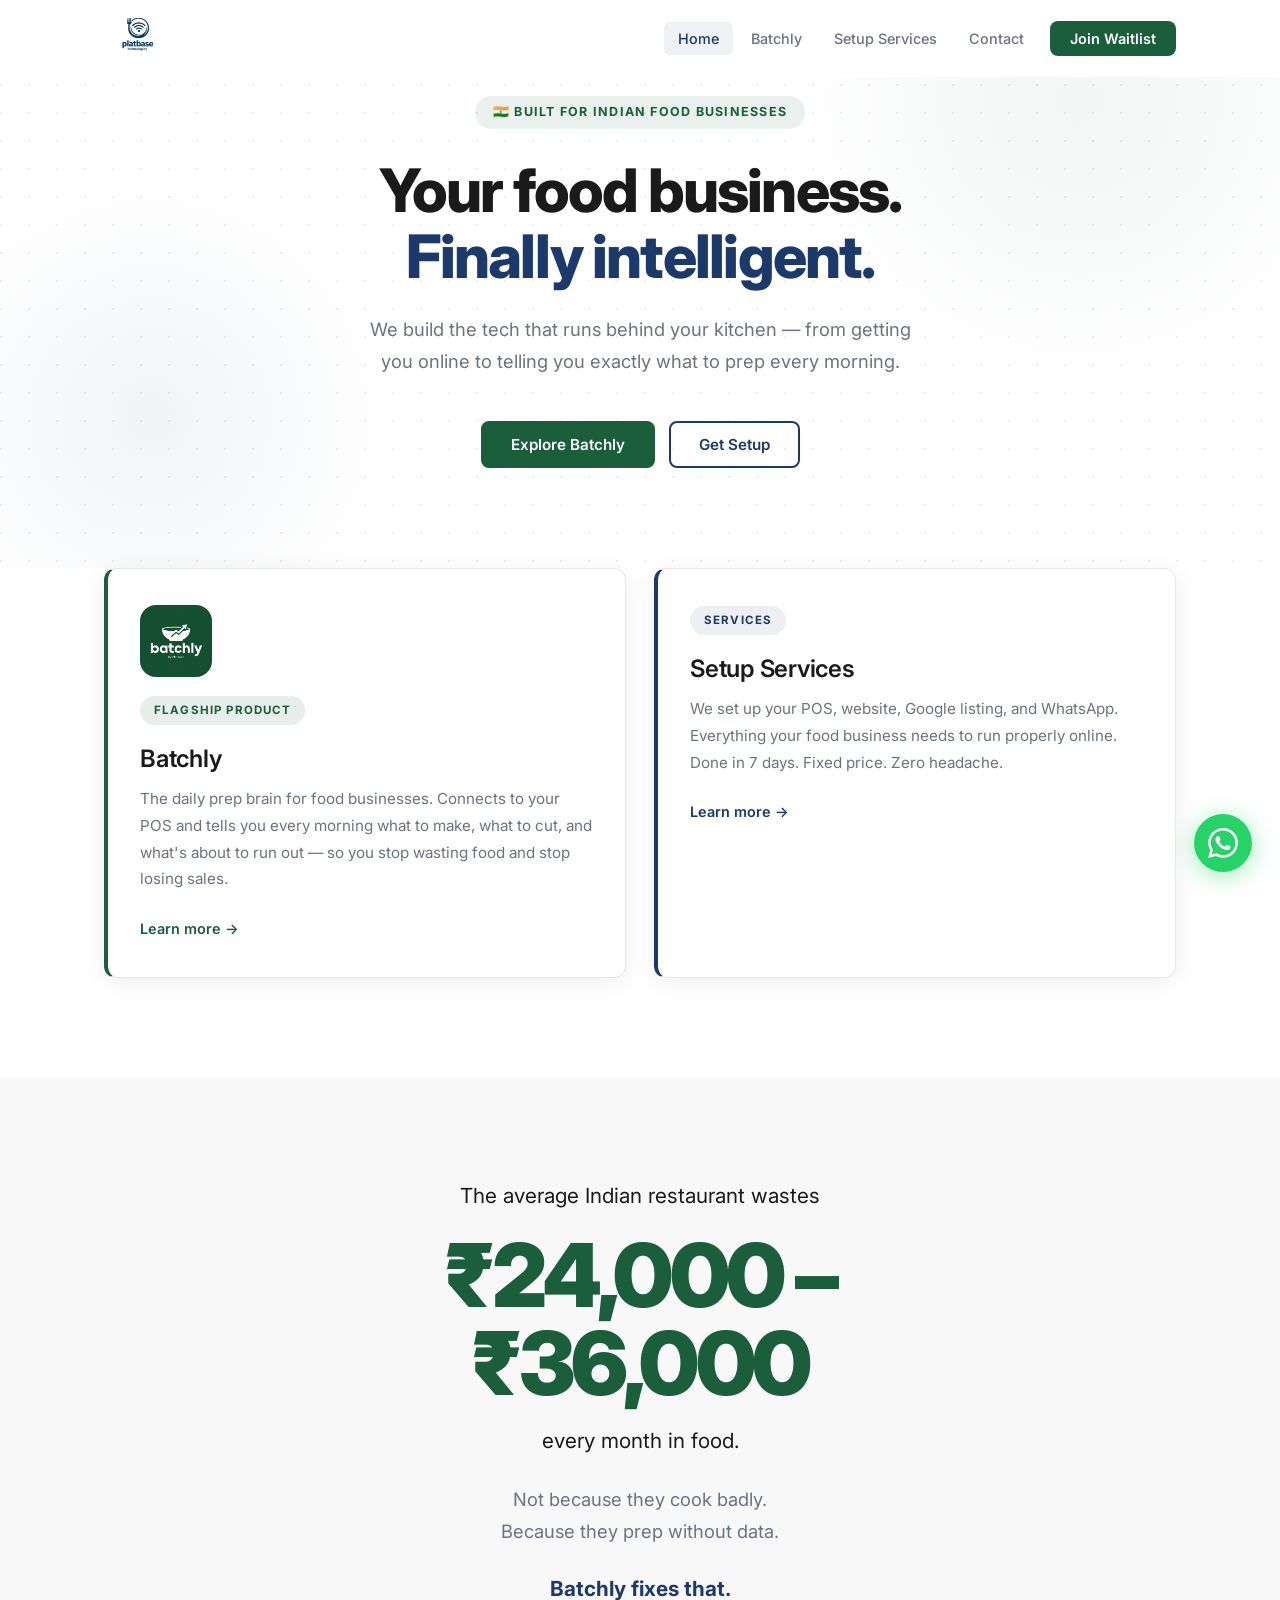
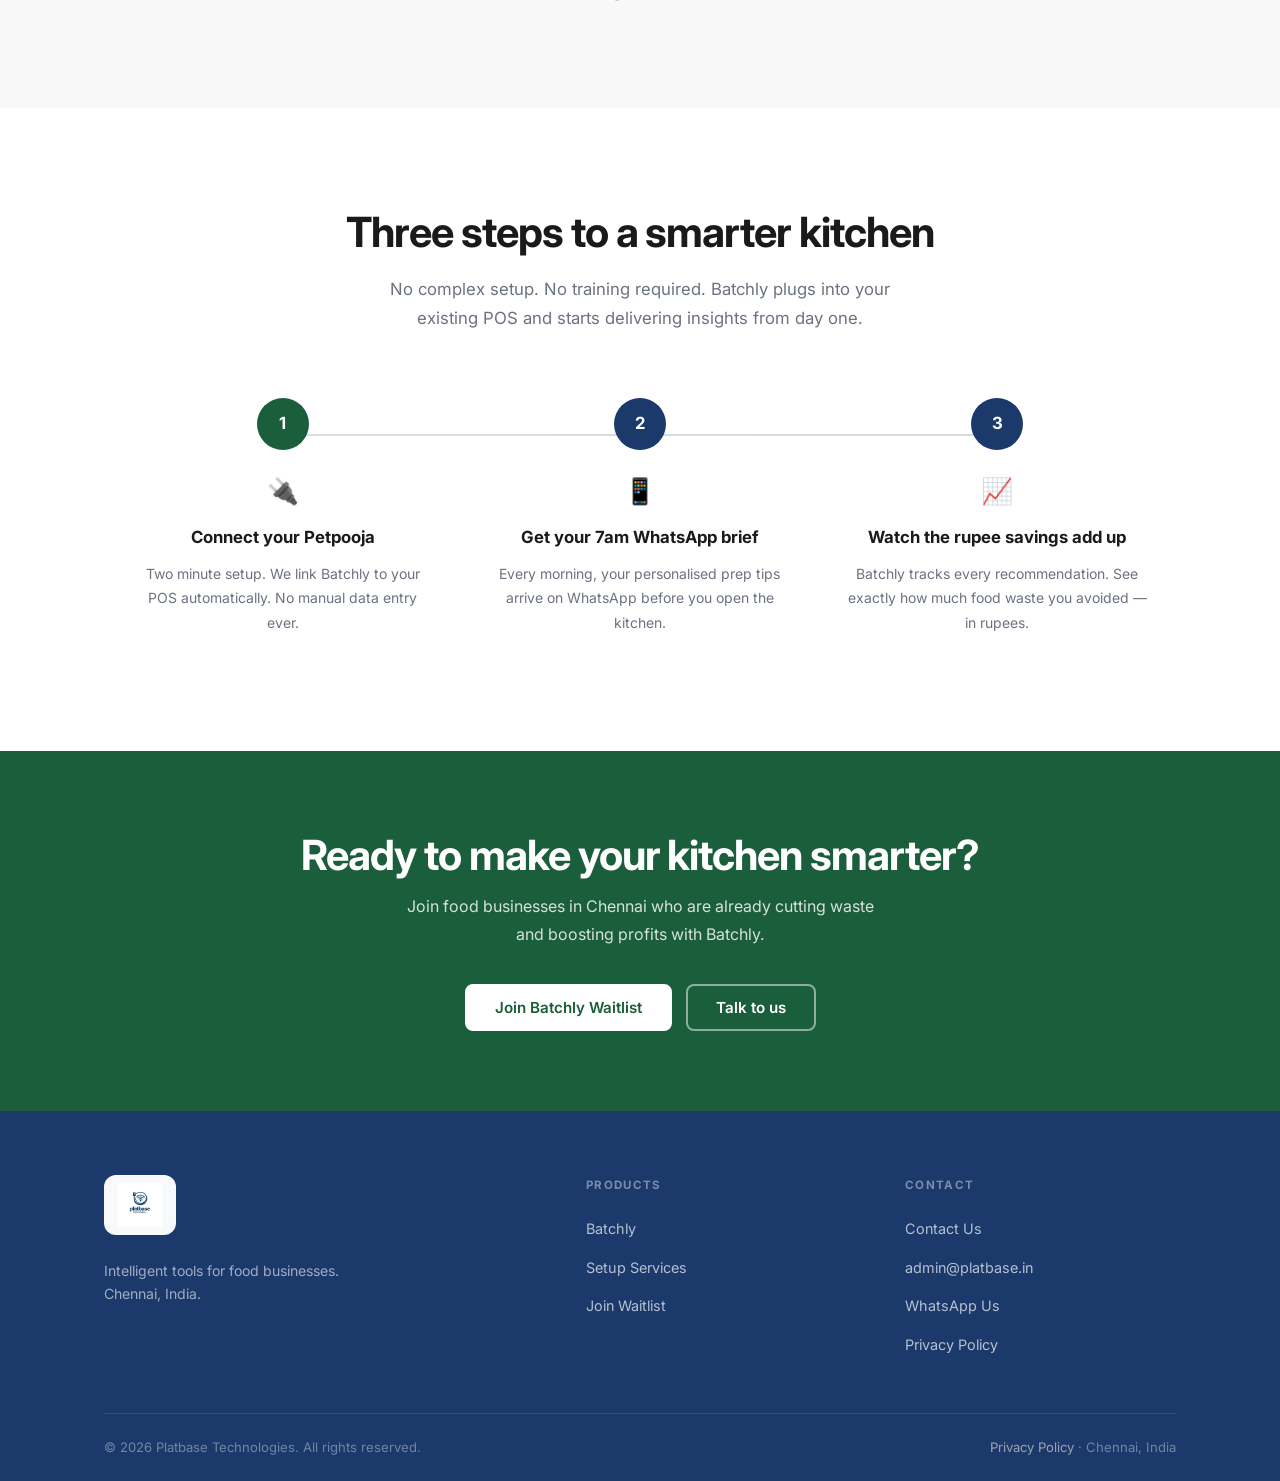
<file: index.html>
<!DOCTYPE html>
<html lang="en">
<head>
  <meta charset="UTF-8" />
  <meta name="viewport" content="width=device-width, initial-scale=1.0" />
  <title>Platbase Technologies — Intelligent Tools for Food Businesses</title>
  <meta name="description" content="Platbase Technologies builds intelligent tools for food businesses in India. Batchly gives you daily prep tips from your POS data. Setup Services gets you online in 7 days." />
  <meta name="keywords" content="food tech, restaurant technology, POS, daily prep, Batchly, Chennai, India" />
  <meta property="og:title" content="Platbase Technologies" />
  <meta property="og:description" content="Your food business. Finally intelligent." />
  <meta property="og:type" content="website" />
  <meta name="theme-color" content="#1B3A6B" />
  <link rel="icon" type="image/png" href="assets/platbase-logo.png" />
  <link rel="preconnect" href="https://fonts.googleapis.com" />
  <link rel="preconnect" href="https://fonts.gstatic.com" crossorigin />
  <link href="https://fonts.googleapis.com/css2?family=Inter:wght@400;500;600;700;800;900&display=swap" rel="stylesheet" />
  <link rel="stylesheet" href="styles.css" />
</head>
<body>

<!-- ── Navbar ─────────────────────────────────────────────────── -->
<nav class="navbar">
  <div class="container">
    <div class="navbar-inner">
      <a href="index.html" class="navbar-logo"><img src="assets/platbase-logo.png" alt="Platbase Technologies" class="navbar-logo-img" /></a>
      <ul class="navbar-links">
        <li><a href="index.html">Home</a></li>
        <li><a href="batchly.html">Batchly</a></li>
        <li><a href="setup.html">Setup Services</a></li>
        <li><a href="contact.html">Contact</a></li>
        <li><a href="batchly.html#waitlist" class="navbar-cta">Join Waitlist</a></li>
      </ul>
      <button class="hamburger" aria-label="Open menu">
        <span></span><span></span><span></span>
      </button>
    </div>
  </div>
</nav>

<div class="mobile-menu">
  <ul>
    <li><a href="index.html">Home</a></li>
    <li><a href="batchly.html">Batchly</a></li>
    <li><a href="setup.html">Setup Services</a></li>
    <li><a href="contact.html">Contact</a></li>
  </ul>
  <a href="batchly.html#waitlist" class="mobile-cta">Join Waitlist — Free Early Access</a>
</div>


<!-- ── HERO ───────────────────────────────────────────────────── -->
<section class="hero">
  <div class="hero-dot-pattern"></div>
  <div class="hero-glow-1"></div>
  <div class="hero-glow-2"></div>

  <span class="hero-eyebrow">🇮🇳 Built for Indian food businesses</span>

  <h1>
    Your food business.<br />
    <span class="line2">Finally intelligent.</span>
  </h1>

  <p class="hero-sub">
    We build the tech that runs behind your kitchen — from getting you online
    to telling you exactly what to prep every morning.
  </p>

  <div class="hero-buttons">
    <a href="batchly.html" class="btn btn-primary">Explore Batchly</a>
    <a href="setup.html"   class="btn btn-secondary">Get Setup</a>
  </div>
</section>


<!-- ── TWO PRODUCT CARDS ──────────────────────────────────────── -->
<section style="padding: 0 0 100px;">
  <div class="container">
    <div class="grid-2">

      <div class="card card-green-accent reveal">
        <img src="assets/batchly-logo.png" alt="Batchly" class="product-card-logo" />
        <div class="tag tag-green">Flagship Product</div>
        <h3>Batchly</h3>
        <p>
          The daily prep brain for food businesses. Connects to your POS and
          tells you every morning what to make, what to cut, and what's about
          to run out — so you stop wasting food and stop losing sales.
        </p>
        <a href="batchly.html" class="card-link">Learn more →</a>
      </div>

      <div class="card card-navy-accent reveal reveal-delay-1">
        <div class="tag">Services</div>
        <h3>Setup Services</h3>
        <p>
          We set up your POS, website, Google listing, and WhatsApp. Everything
          your food business needs to run properly online. Done in 7 days.
          Fixed price. Zero headache.
        </p>
        <a href="setup.html" class="card-link">Learn more →</a>
      </div>

    </div>
  </div>
</section>


<!-- ── STAT SECTION ───────────────────────────────────────────── -->
<section class="stat-section">
  <div class="container">
    <div class="stat-body reveal">
      <p class="stat-pre">The average Indian restaurant wastes</p>
      <span class="stat-number">₹24,000 – ₹36,000</span>
      <p class="stat-pre">every month in food.</p>
      <p class="stat-post">
        Not because they cook badly.<br />
        Because they prep without data.
      </p>
      <p class="stat-coda">Batchly fixes that.</p>
    </div>
  </div>
</section>


<!-- ── HOW IT WORKS ───────────────────────────────────────────── -->
<section>
  <div class="container">
    <div class="section-header reveal">
      <h2>Three steps to a smarter kitchen</h2>
      <p>No complex setup. No training required. Batchly plugs into your existing POS and starts delivering insights from day one.</p>
    </div>

    <div class="steps-container">

      <div class="step reveal">
        <div class="step-num">1</div>
        <div class="step-icon">🔌</div>
        <h4>Connect your Petpooja</h4>
        <p>Two minute setup. We link Batchly to your POS automatically. No manual data entry ever.</p>
      </div>

      <div class="step reveal reveal-delay-1">
        <div class="step-num">2</div>
        <div class="step-icon">📱</div>
        <h4>Get your 7am WhatsApp brief</h4>
        <p>Every morning, your personalised prep tips arrive on WhatsApp before you open the kitchen.</p>
      </div>

      <div class="step reveal reveal-delay-2">
        <div class="step-num">3</div>
        <div class="step-icon">📈</div>
        <h4>Watch the rupee savings add up</h4>
        <p>Batchly tracks every recommendation. See exactly how much food waste you avoided — in rupees.</p>
      </div>

    </div>
  </div>
</section>


<!-- ── CTA BANNER ─────────────────────────────────────────────── -->
<section class="section-green" style="padding: 80px 0;">
  <div class="container text-center reveal">
    <h2 style="color:white; margin-bottom: 12px;">Ready to make your kitchen smarter?</h2>
    <p style="max-width:480px; margin: 0 auto 36px;">
      Join food businesses in Chennai who are already cutting waste and boosting profits with Batchly.
    </p>
    <div class="hero-buttons">
      <a href="batchly.html#waitlist" class="btn btn-white">Join Batchly Waitlist</a>
      <a href="contact.html"          class="btn btn-outline-white">Talk to us</a>
    </div>
  </div>
</section>


<!-- ── FOOTER ─────────────────────────────────────────────────── -->
<footer class="footer">
  <div class="container">
    <div class="footer-grid">

      <div class="footer-brand">
        <div class="footer-logo-wrap"><img src="assets/platbase-logo.png" alt="Platbase Technologies" class="footer-logo-img" /></div>
        <p class="footer-brand-tagline">
          Intelligent tools for food businesses.<br />
          Chennai, India.
        </p>
      </div>

      <div class="footer-col">
        <p class="footer-col-title">Products</p>
        <ul>
          <li><a href="batchly.html">Batchly</a></li>
          <li><a href="setup.html">Setup Services</a></li>
          <li><a href="batchly.html#waitlist">Join Waitlist</a></li>
        </ul>
      </div>

      <div class="footer-col">
        <p class="footer-col-title">Contact</p>
        <ul>
          <li><a href="contact.html">Contact Us</a></li>
          <li><a href="mailto:admin@platbase.in">admin@platbase.in</a></li>
          <li><a href="https://wa.me/917356610002" target="_blank" rel="noopener">WhatsApp Us</a></li>
          <li><a href="privacy.html">Privacy Policy</a></li>
        </ul>
      </div>

    </div>

    <div class="footer-bottom">
      <p>© 2026 Platbase Technologies. All rights reserved.</p>
      <p><a href="privacy.html" style="color:var(--text-light);">Privacy Policy</a> · Chennai, India</p>
    </div>
  </div>
</footer>


<!-- ── WhatsApp Float ──────────────────────────────────────────── -->
<a href="https://wa.me/917356610002" class="wa-float" target="_blank" rel="noopener" aria-label="Chat on WhatsApp">
  <svg xmlns="http://www.w3.org/2000/svg" viewBox="0 0 24 24">
    <path d="M17.472 14.382c-.297-.149-1.758-.867-2.03-.967-.273-.099-.471-.148-.67.15-.197.297-.767.966-.94 1.164-.173.199-.347.223-.644.075-.297-.15-1.255-.463-2.39-1.475-.883-.788-1.48-1.761-1.653-2.059-.173-.297-.018-.458.13-.606.134-.133.298-.347.446-.52.149-.174.198-.298.298-.497.099-.198.05-.371-.025-.52-.075-.149-.669-1.612-.916-2.207-.242-.579-.487-.5-.669-.51-.173-.008-.371-.01-.57-.01-.198 0-.52.074-.792.372-.272.297-1.04 1.016-1.04 2.479 0 1.462 1.065 2.875 1.213 3.074.149.198 2.096 3.2 5.077 4.487.709.306 1.262.489 1.694.625.712.227 1.36.195 1.871.118.571-.085 1.758-.719 2.006-1.413.248-.694.248-1.289.173-1.413-.074-.124-.272-.198-.57-.347m-5.421 7.403h-.004a9.87 9.87 0 01-5.031-1.378l-.361-.214-3.741.982.998-3.648-.235-.374a9.86 9.86 0 01-1.51-5.26c.001-5.45 4.436-9.884 9.888-9.884 2.64 0 5.122 1.03 6.988 2.898a9.825 9.825 0 012.893 6.994c-.003 5.45-4.437 9.884-9.885 9.884m8.413-18.297A11.815 11.815 0 0012.05 0C5.495 0 .16 5.335.157 11.892c0 2.096.547 4.142 1.588 5.945L.057 24l6.305-1.654a11.882 11.882 0 005.683 1.448h.005c6.554 0 11.89-5.335 11.893-11.893a11.821 11.821 0 00-3.48-8.413z"/>
  </svg>
</a>

<script src="script.js"></script>
</body>
</html>
</file>
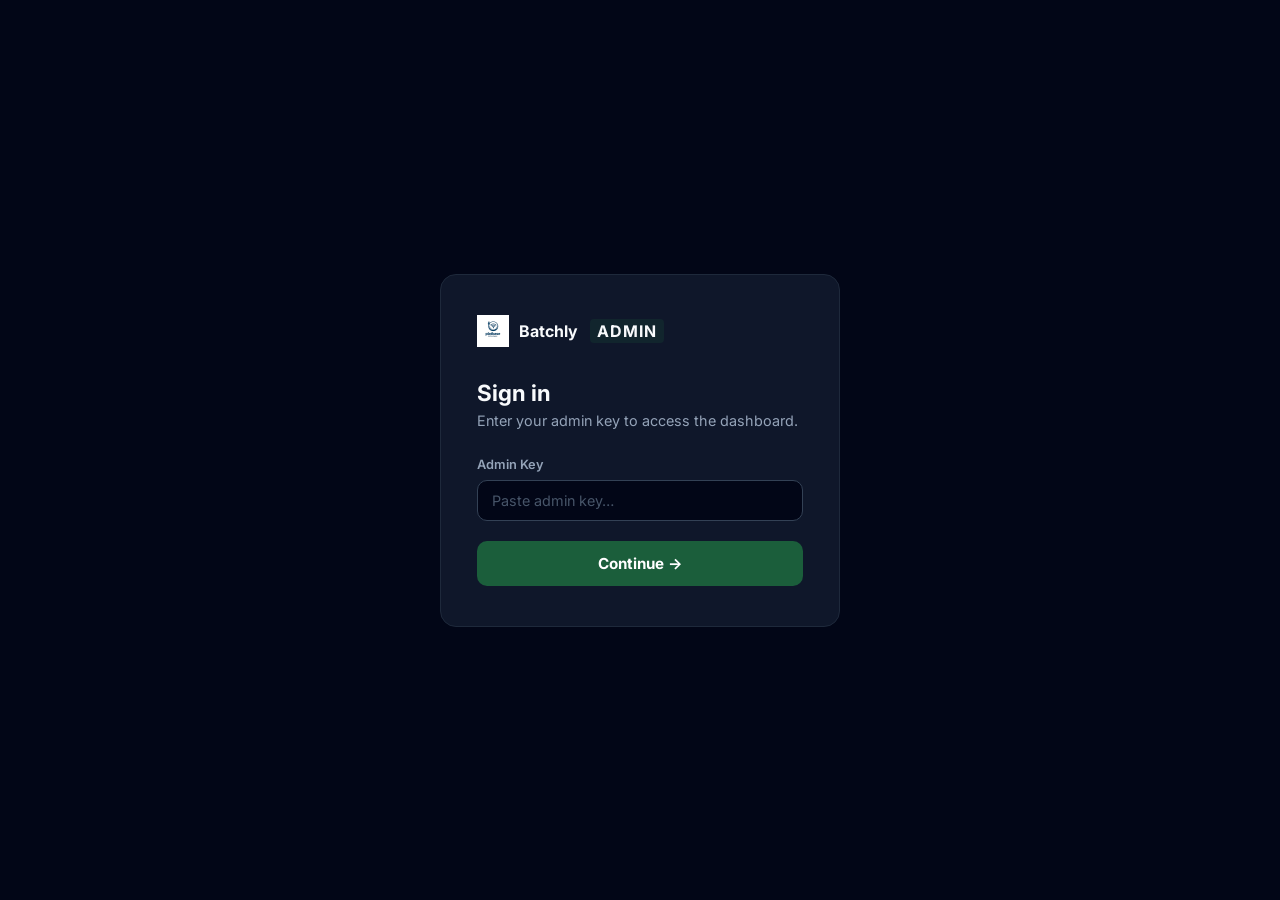
<file: admin.html>
<!DOCTYPE html>
<html lang="en">
<head>
  <meta charset="UTF-8" />
  <meta name="viewport" content="width=device-width, initial-scale=1.0" />
  <title>Batchly Admin</title>
  <meta name="robots" content="noindex, nofollow" />
  <link rel="icon" type="image/png" href="assets/platbase-logo.png" />
  <link rel="preconnect" href="https://fonts.googleapis.com" />
  <link rel="preconnect" href="https://fonts.gstatic.com" crossorigin />
  <link href="https://fonts.googleapis.com/css2?family=Inter:wght@400;500;600;700;800&display=swap" rel="stylesheet" />
  <style>
    *, *::before, *::after { box-sizing: border-box; margin: 0; padding: 0; }
    :root {
      --bg:         #020617;
      --surface:    #0f172a;
      --border:     #1e293b;
      --border2:    #334155;
      --text:       #f8fafc;
      --muted:      #94a3b8;
      --dim:        #475569;
      --green:      #1B5E3B;
      --green-mid:  #16a34a;
      --green-lite: #22c55e;
      --red:        #ef4444;
      --amber:      #f59e0b;
      --blue:       #3b82f6;
      --radius:     10px;
      --font:       'Inter', -apple-system, sans-serif;
    }
    body {
      font-family: var(--font);
      background: var(--bg);
      color: var(--text);
      min-height: 100vh;
      -webkit-font-smoothing: antialiased;
    }
    a { text-decoration: none; color: inherit; }

    /* ── Login screen ── */
    #login-screen {
      display: flex;
      align-items: center;
      justify-content: center;
      min-height: 100vh;
      padding: 24px;
    }
    .login-card {
      background: var(--surface);
      border: 1px solid var(--border);
      border-radius: 16px;
      padding: 40px 36px;
      width: 100%;
      max-width: 400px;
    }
    .login-logo {
      display: flex;
      align-items: center;
      gap: 10px;
      margin-bottom: 32px;
    }
    .login-logo img { height: 32px; }
    .login-logo span { font-weight: 700; font-size: 1rem; color: var(--text); }
    .login-badge {
      display: inline-block;
      background: rgba(27,94,59,0.2);
      color: #6ee7b7;
      font-size: 0.7rem;
      font-weight: 700;
      letter-spacing: 0.06em;
      text-transform: uppercase;
      border-radius: 4px;
      padding: 2px 7px;
      margin-left: 8px;
    }
    .login-title {
      font-size: 1.4rem;
      font-weight: 700;
      color: var(--text);
      margin-bottom: 6px;
    }
    .login-sub {
      color: var(--muted);
      font-size: 0.9rem;
      margin-bottom: 28px;
    }
    .field-label {
      display: block;
      font-size: 0.8rem;
      font-weight: 600;
      color: var(--muted);
      margin-bottom: 8px;
    }
    .field-input {
      width: 100%;
      background: var(--bg);
      border: 1px solid var(--border2);
      border-radius: var(--radius);
      color: var(--text);
      font-family: var(--font);
      font-size: 0.9rem;
      padding: 11px 14px;
      outline: none;
      transition: border-color 0.18s;
    }
    .field-input:focus { border-color: var(--green-lite); }
    .field-input::placeholder { color: var(--dim); }
    .login-btn {
      width: 100%;
      background: var(--green);
      color: #fff;
      border: none;
      border-radius: var(--radius);
      font-family: var(--font);
      font-size: 0.95rem;
      font-weight: 700;
      padding: 13px;
      margin-top: 20px;
      cursor: pointer;
      transition: background 0.18s;
    }
    .login-btn:hover { background: #236b43; }
    .login-err {
      color: var(--red);
      font-size: 0.82rem;
      margin-top: 12px;
      text-align: center;
      display: none;
    }

    /* ── Dashboard ── */
    #dashboard { display: none; }

    .topbar {
      background: var(--surface);
      border-bottom: 1px solid var(--border);
      padding: 0 24px;
      height: 60px;
      display: flex;
      align-items: center;
      justify-content: space-between;
      position: sticky;
      top: 0;
      z-index: 10;
    }
    .topbar-left { display: flex; align-items: center; gap: 12px; }
    .topbar-logo { height: 28px; }
    .topbar-title { font-weight: 700; font-size: 0.95rem; }
    .topbar-badge {
      background: rgba(27,94,59,0.25);
      color: #6ee7b7;
      font-size: 0.68rem;
      font-weight: 700;
      letter-spacing: 0.06em;
      text-transform: uppercase;
      border-radius: 4px;
      padding: 2px 7px;
    }
    .topbar-right { display: flex; align-items: center; gap: 16px; }
    .topbar-ts { color: var(--dim); font-size: 0.8rem; }
    .topbar-logout {
      color: var(--dim);
      font-size: 0.82rem;
      cursor: pointer;
      padding: 6px 12px;
      border-radius: 6px;
      border: 1px solid var(--border);
      transition: color 0.15s, border-color 0.15s;
    }
    .topbar-logout:hover { color: var(--text); border-color: var(--border2); }

    .main { padding: 32px 24px; max-width: 1100px; margin: 0 auto; }

    /* ── Overview cards ── */
    .stats-row {
      display: grid;
      grid-template-columns: repeat(4, 1fr);
      gap: 16px;
      margin-bottom: 32px;
    }
    .stat-card {
      background: var(--surface);
      border: 1px solid var(--border);
      border-radius: var(--radius);
      padding: 20px;
    }
    .stat-label { color: var(--muted); font-size: 0.78rem; font-weight: 600; letter-spacing: 0.04em; text-transform: uppercase; margin-bottom: 8px; }
    .stat-value { font-size: 1.8rem; font-weight: 800; color: var(--text); line-height: 1; }
    .stat-sub { color: var(--dim); font-size: 0.78rem; margin-top: 6px; }

    /* ── Section heading ── */
    .section-row {
      display: flex;
      align-items: center;
      justify-content: space-between;
      margin-bottom: 16px;
    }
    .section-title { font-size: 1rem; font-weight: 700; color: var(--text); }
    .refresh-btn {
      color: var(--muted);
      font-size: 0.8rem;
      cursor: pointer;
      padding: 5px 12px;
      border-radius: 6px;
      border: 1px solid var(--border);
      background: transparent;
      font-family: var(--font);
      transition: color 0.15s;
    }
    .refresh-btn:hover { color: var(--text); }

    /* ── Business table ── */
    .biz-table-wrap {
      background: var(--surface);
      border: 1px solid var(--border);
      border-radius: var(--radius);
      overflow: hidden;
    }
    .biz-table {
      width: 100%;
      border-collapse: collapse;
      font-size: 0.875rem;
    }
    .biz-table th {
      background: var(--bg);
      color: var(--dim);
      font-size: 0.72rem;
      font-weight: 700;
      letter-spacing: 0.05em;
      text-transform: uppercase;
      padding: 12px 16px;
      text-align: left;
      border-bottom: 1px solid var(--border);
    }
    .biz-table td {
      padding: 14px 16px;
      border-bottom: 1px solid var(--border);
      vertical-align: middle;
      color: var(--muted);
    }
    .biz-table tr:last-child td { border-bottom: none; }
    .biz-table tr:hover td { background: rgba(255,255,255,0.02); }
    .biz-name { color: var(--text); font-weight: 600; }
    .plan-badge {
      display: inline-block;
      font-size: 0.7rem;
      font-weight: 700;
      letter-spacing: 0.04em;
      text-transform: uppercase;
      border-radius: 4px;
      padding: 2px 8px;
    }
    .plan-starter  { background: rgba(71,85,105,0.3);  color: #94a3b8; }
    .plan-growth   { background: rgba(27,94,59,0.25);  color: #6ee7b7; }
    .plan-scale    { background: rgba(59,130,246,0.2); color: #93c5fd; }
    .status-dot {
      display: inline-block;
      width: 7px;
      height: 7px;
      border-radius: 50%;
      margin-right: 6px;
    }
    .dot-ok     { background: var(--green-lite); }
    .dot-warn   { background: var(--amber); }
    .dot-error  { background: var(--red); }
    .dot-dim    { background: var(--dim); }
    .detail-btn {
      color: var(--green-lite);
      font-size: 0.8rem;
      cursor: pointer;
      padding: 5px 10px;
      border-radius: 5px;
      border: 1px solid rgba(34,197,94,0.25);
      background: transparent;
      font-family: var(--font);
      transition: background 0.15s;
    }
    .detail-btn:hover { background: rgba(34,197,94,0.08); }

    /* ── Loading / empty ── */
    .loading-row td {
      text-align: center;
      padding: 48px;
      color: var(--dim);
    }
    .spinner {
      display: inline-block;
      width: 20px; height: 20px;
      border: 2px solid var(--border2);
      border-top-color: var(--green-lite);
      border-radius: 50%;
      animation: spin 0.7s linear infinite;
      vertical-align: middle;
      margin-right: 8px;
    }
    @keyframes spin { to { transform: rotate(360deg); } }

    /* ── Detail panel (right drawer) ── */
    .drawer-overlay {
      display: none;
      position: fixed;
      inset: 0;
      background: rgba(0,0,0,0.5);
      z-index: 100;
    }
    .drawer-overlay.open { display: block; }
    .drawer {
      position: fixed;
      top: 0; right: 0; bottom: 0;
      width: 480px;
      max-width: 95vw;
      background: var(--surface);
      border-left: 1px solid var(--border);
      z-index: 101;
      transform: translateX(100%);
      transition: transform 0.25s cubic-bezier(0.4,0,0.2,1);
      display: flex;
      flex-direction: column;
      overflow: hidden;
    }
    .drawer.open { transform: translateX(0); }
    .drawer-head {
      padding: 20px 24px;
      border-bottom: 1px solid var(--border);
      display: flex;
      align-items: center;
      justify-content: space-between;
      flex-shrink: 0;
    }
    .drawer-title { font-size: 1rem; font-weight: 700; color: var(--text); }
    .drawer-close {
      color: var(--dim);
      cursor: pointer;
      font-size: 1.3rem;
      line-height: 1;
      padding: 4px 8px;
      border-radius: 6px;
      border: none;
      background: transparent;
      font-family: var(--font);
    }
    .drawer-close:hover { color: var(--text); background: var(--border); }
    .drawer-body {
      flex: 1;
      overflow-y: auto;
      padding: 24px;
    }
    .drawer-section { margin-bottom: 28px; }
    .drawer-section-title {
      font-size: 0.72rem;
      font-weight: 700;
      letter-spacing: 0.06em;
      text-transform: uppercase;
      color: var(--dim);
      margin-bottom: 12px;
    }
    .drawer-kv { display: flex; flex-direction: column; gap: 8px; }
    .drawer-row {
      display: flex;
      justify-content: space-between;
      align-items: flex-start;
      gap: 12px;
      font-size: 0.875rem;
    }
    .drawer-key { color: var(--muted); flex-shrink: 0; }
    .drawer-val { color: var(--text); font-weight: 500; text-align: right; }
    .tip-item {
      background: var(--bg);
      border: 1px solid var(--border);
      border-radius: 8px;
      padding: 12px 14px;
      margin-bottom: 8px;
    }
    .tip-item-top { display: flex; align-items: center; justify-content: space-between; margin-bottom: 4px; }
    .tip-item-name { font-size: 0.875rem; font-weight: 600; color: var(--text); }
    .tip-status {
      font-size: 0.68rem;
      font-weight: 700;
      letter-spacing: 0.04em;
      text-transform: uppercase;
      padding: 2px 7px;
      border-radius: 4px;
    }
    .tip-pending  { background: rgba(71,85,105,0.4); color: #94a3b8; }
    .tip-executed { background: rgba(34,197,94,0.2); color: #86efac; }
    .tip-skipped  { background: rgba(239,68,68,0.15); color: #fca5a5; }
    .tip-reasoning { font-size: 0.8rem; color: var(--muted); line-height: 1.5; margin-top: 4px; }
    .exec-row {
      display: flex;
      align-items: center;
      gap: 10px;
      padding: 7px 0;
      border-bottom: 1px solid var(--border);
      font-size: 0.82rem;
    }
    .exec-row:last-child { border-bottom: none; }
    .exec-date { color: var(--muted); width: 80px; flex-shrink: 0; }
    .exec-bar-wrap { flex: 1; height: 6px; background: var(--border); border-radius: 3px; overflow: hidden; }
    .exec-bar { height: 100%; background: var(--green-lite); border-radius: 3px; transition: width 0.4s; }
    .exec-pct { color: var(--text); font-weight: 600; width: 36px; text-align: right; flex-shrink: 0; }
    .sync-chips { display: flex; flex-wrap: wrap; gap: 6px; }
    .sync-chip {
      background: rgba(27,94,59,0.2);
      color: #6ee7b7;
      font-size: 0.75rem;
      font-weight: 600;
      border-radius: 5px;
      padding: 3px 9px;
    }
    .drawer-loading { text-align: center; padding: 48px; color: var(--dim); }

    @media (max-width: 700px) {
      .stats-row { grid-template-columns: 1fr 1fr; }
      .biz-table th:nth-child(3),
      .biz-table td:nth-child(3),
      .biz-table th:nth-child(4),
      .biz-table td:nth-child(4) { display: none; }
    }
    @media (max-width: 480px) {
      .stats-row { grid-template-columns: 1fr 1fr; }
      .main { padding: 20px 16px; }
    }
  </style>
</head>
<body>

<!-- ── Login ──────────────────────────────────────────────────── -->
<div id="login-screen">
  <div class="login-card">
    <div class="login-logo">
      <img src="assets/platbase-logo.png" alt="Platbase" />
      <span>Batchly <span class="login-badge">Admin</span></span>
    </div>
    <p class="login-title">Sign in</p>
    <p class="login-sub">Enter your admin key to access the dashboard.</p>
    <label class="field-label" for="key-input">Admin Key</label>
    <input
      type="password"
      id="key-input"
      class="field-input"
      placeholder="Paste admin key…"
      autocomplete="off"
      spellcheck="false"
    />
    <button class="login-btn" id="login-btn">Continue →</button>
    <p class="login-err" id="login-err">Incorrect key. Please try again.</p>
  </div>
</div>


<!-- ── Dashboard ──────────────────────────────────────────────── -->
<div id="dashboard">

  <div class="topbar">
    <div class="topbar-left">
      <img src="assets/platbase-logo.png" alt="Platbase" class="topbar-logo" />
      <span class="topbar-title">Batchly</span>
      <span class="topbar-badge">Admin</span>
    </div>
    <div class="topbar-right">
      <span class="topbar-ts" id="topbar-ts"></span>
      <span class="topbar-logout" id="logout-btn">Sign out</span>
    </div>
  </div>

  <div class="main">

    <!-- Stats row -->
    <div class="stats-row" id="stats-row">
      <div class="stat-card">
        <div class="stat-label">Businesses</div>
        <div class="stat-value" id="stat-total">—</div>
        <div class="stat-sub">all plans</div>
      </div>
      <div class="stat-card">
        <div class="stat-label">Tips today</div>
        <div class="stat-value" id="stat-tips">—</div>
        <div class="stat-sub">generated</div>
      </div>
      <div class="stat-card">
        <div class="stat-label">Synced today</div>
        <div class="stat-value" id="stat-synced">—</div>
        <div class="stat-sub">success</div>
      </div>
      <div class="stat-card">
        <div class="stat-label">Errors</div>
        <div class="stat-value" id="stat-errors" style="color: var(--red);">—</div>
        <div class="stat-sub">need attention</div>
      </div>
    </div>

    <!-- Businesses table -->
    <div class="section-row">
      <span class="section-title">All Businesses</span>
      <button class="refresh-btn" id="refresh-btn">↺ Refresh</button>
    </div>

    <div class="biz-table-wrap">
      <table class="biz-table">
        <thead>
          <tr>
            <th>Business</th>
            <th>Plan</th>
            <th>Last sync</th>
            <th>Tips today</th>
            <th>Status</th>
            <th></th>
          </tr>
        </thead>
        <tbody id="biz-tbody">
          <tr class="loading-row">
            <td colspan="6"><span class="spinner"></span>Loading…</td>
          </tr>
        </tbody>
      </table>
    </div>

  </div>
</div>


<!-- ── Detail drawer ──────────────────────────────────────────── -->
<div class="drawer-overlay" id="drawer-overlay"></div>
<div class="drawer" id="drawer">
  <div class="drawer-head">
    <span class="drawer-title" id="drawer-title">Business detail</span>
    <button class="drawer-close" id="drawer-close">✕</button>
  </div>
  <div class="drawer-body" id="drawer-body">
    <div class="drawer-loading"><span class="spinner"></span>Loading…</div>
  </div>
</div>


<script>
  const API = 'https://batchly-production.up.railway.app';
  const KEY_STORE = 'batchly_admin_key';

  /* ── State ── */
  let adminKey = '';

  /* ── Elements ── */
  const loginScreen  = document.getElementById('login-screen');
  const dashboard    = document.getElementById('dashboard');
  const keyInput     = document.getElementById('key-input');
  const loginBtn     = document.getElementById('login-btn');
  const loginErr     = document.getElementById('login-err');
  const logoutBtn    = document.getElementById('logout-btn');
  const refreshBtn   = document.getElementById('refresh-btn');
  const tbody        = document.getElementById('biz-tbody');
  const topbarTs     = document.getElementById('topbar-ts');
  const drawer       = document.getElementById('drawer');
  const drawerOverlay= document.getElementById('drawer-overlay');
  const drawerClose  = document.getElementById('drawer-close');
  const drawerTitle  = document.getElementById('drawer-title');
  const drawerBody   = document.getElementById('drawer-body');

  /* ── Helpers ── */
  function fmtDate(iso) {
    if (!iso) return '—';
    const d = new Date(iso);
    return d.toLocaleDateString('en-IN', { day: 'numeric', month: 'short', year: '2-digit' });
  }
  function fmtTime(iso) {
    if (!iso) return '—';
    const d = new Date(iso);
    return d.toLocaleTimeString('en-IN', { hour: '2-digit', minute: '2-digit', hour12: true });
  }
  function fmtDatetime(iso) {
    if (!iso) return '—';
    return fmtDate(iso) + ', ' + fmtTime(iso);
  }
  function planClass(plan) {
    if (!plan) return 'plan-starter';
    const p = plan.toLowerCase();
    if (p.includes('growth')) return 'plan-growth';
    if (p.includes('scale'))  return 'plan-scale';
    return 'plan-starter';
  }
  function planLabel(plan) {
    if (!plan) return 'Starter';
    const p = plan.toLowerCase();
    if (p.includes('growth')) return 'Growth';
    if (p.includes('scale'))  return 'Scale';
    return 'Starter';
  }
  function daysAgoLabel(d) {
    if (d === null || d === undefined) return '—';
    if (d === 0) return 'Today';
    if (d === 1) return 'Yesterday';
    return d + ' days ago';
  }

  /* ── Auth ── */
  function tryRestoreKey() {
    const saved = localStorage.getItem(KEY_STORE);
    if (saved) { adminKey = saved; showDashboard(); }
  }

  async function doLogin() {
    const key = keyInput.value.trim();
    if (!key) return;
    loginBtn.textContent = 'Checking…';
    loginBtn.disabled = true;
    loginErr.style.display = 'none';
    try {
      const res = await fetch(API + '/admin/overview', {
        headers: { 'X-Admin-Key': key }
      });
      if (res.ok) {
        adminKey = key;
        localStorage.setItem(KEY_STORE, key);
        showDashboard();
      } else {
        loginErr.style.display = 'block';
        loginBtn.textContent = 'Continue →';
        loginBtn.disabled = false;
      }
    } catch {
      loginErr.textContent = 'Could not reach the server. Check your connection.';
      loginErr.style.display = 'block';
      loginBtn.textContent = 'Continue →';
      loginBtn.disabled = false;
    }
  }

  function doLogout() {
    localStorage.removeItem(KEY_STORE);
    adminKey = '';
    loginScreen.style.display = 'flex';
    dashboard.style.display = 'none';
    keyInput.value = '';
  }

  function showDashboard() {
    loginScreen.style.display = 'none';
    dashboard.style.display = 'block';
    loadOverview();
  }

  /* ── Overview ── */
  async function loadOverview() {
    tbody.innerHTML = '<tr class="loading-row"><td colspan="6"><span class="spinner"></span>Loading…</td></tr>';
    topbarTs.textContent = '';
    try {
      const res = await fetch(API + '/admin/overview', {
        headers: { 'X-Admin-Key': adminKey }
      });
      if (!res.ok) { doLogout(); return; }
      const data = await res.json();
      renderOverview(data);
    } catch {
      tbody.innerHTML = '<tr class="loading-row"><td colspan="6">Failed to load. Check connection.</td></tr>';
    }
  }

  function renderOverview(data) {
    const bizs = data.businesses || [];
    topbarTs.textContent = 'Updated ' + fmtTime(new Date().toISOString());

    /* Stats */
    document.getElementById('stat-total').textContent  = bizs.length;
    document.getElementById('stat-tips').textContent   = bizs.reduce((s, b) => s + (b.tips_generated_today || 0), 0);
    document.getElementById('stat-synced').textContent = bizs.filter(b => b.last_sync_status === 'success').length;
    const errs = bizs.filter(b => b.any_errors).length;
    document.getElementById('stat-errors').textContent = errs;
    document.getElementById('stat-errors').style.color = errs > 0 ? 'var(--red)' : 'var(--green-lite)';

    /* Table rows */
    if (bizs.length === 0) {
      tbody.innerHTML = '<tr class="loading-row"><td colspan="6">No businesses yet.</td></tr>';
      return;
    }
    tbody.innerHTML = bizs.map(b => {
      const syncOk  = b.last_sync_status === 'success';
      const dotCls  = b.any_errors ? 'dot-error' : syncOk ? 'dot-ok' : 'dot-warn';
      const statusTxt = b.any_errors ? 'Error' : syncOk ? 'Healthy' : (b.last_sync_status || 'Unknown');
      const daysSince = b.days_since_last_data === null ? '—' : daysAgoLabel(b.days_since_last_data);
      return `<tr>
        <td>
          <div class="biz-name">${esc(b.business_name)}</div>
          <div style="font-size:0.78rem; color:var(--dim); margin-top:2px;">${esc(b.owner_phone || '—')}</div>
        </td>
        <td><span class="plan-badge ${planClass(b.plan)}">${planLabel(b.plan)}</span></td>
        <td>
          <div style="color:var(--text); font-size:0.85rem;">${fmtDatetime(b.last_sync_at)}</div>
          <div style="font-size:0.78rem; color:var(--dim); margin-top:2px;">Data: ${daysSince}</div>
        </td>
        <td>
          <span style="color:var(--text); font-weight:600;">${b.tips_generated_today}</span>
          <span style="color:var(--dim); font-size:0.78rem;"> gen / ${b.tips_executed_today} done</span>
        </td>
        <td><span class="status-dot ${dotCls}"></span><span style="font-size:0.85rem;">${esc(statusTxt)}</span></td>
        <td><button class="detail-btn" onclick="openDetail(${b.id}, '${esc(b.business_name)}')">View →</button></td>
      </tr>`;
    }).join('');
  }

  /* ── Detail drawer ── */
  function openDetail(bizId, bizName) {
    drawerTitle.textContent = bizName;
    drawerBody.innerHTML = '<div class="drawer-loading"><span class="spinner"></span>Loading…</div>';
    drawer.classList.add('open');
    drawerOverlay.classList.add('open');
    fetchDetail(bizId);
  }

  function closeDetail() {
    drawer.classList.remove('open');
    drawerOverlay.classList.remove('open');
  }

  async function fetchDetail(bizId) {
    try {
      const res = await fetch(API + '/admin/businesses/' + bizId, {
        headers: { 'X-Admin-Key': adminKey }
      });
      if (!res.ok) { drawerBody.innerHTML = '<div class="drawer-loading">Failed to load.</div>'; return; }
      const d = await res.json();
      renderDetail(d);
    } catch {
      drawerBody.innerHTML = '<div class="drawer-loading">Network error.</div>';
    }
  }

  function renderDetail(d) {
    const exec7 = (d.execution_rate_last_7_days || []);
    const cred  = (d.credential_info || [])[0] || {};
    const tips  = (d.tips_today || []);

    const execRows = exec7.map(r => {
      const pct = r.execution_rate !== null ? Math.round(r.execution_rate * 100) : null;
      const bar = pct !== null ? pct : 0;
      const label = pct !== null ? pct + '%' : '—';
      return `<div class="exec-row">
        <span class="exec-date">${r.date.slice(5)}</span>
        <div class="exec-bar-wrap"><div class="exec-bar" style="width:${bar}%"></div></div>
        <span class="exec-pct">${label}</span>
        <span style="color:var(--dim); font-size:0.75rem;">${r.total} tips</span>
      </div>`;
    }).join('');

    const tipRows = tips.length === 0
      ? '<div style="color:var(--dim); font-size:0.85rem;">No tips today.</div>'
      : tips.map(t => `<div class="tip-item">
          <div class="tip-item-top">
            <span class="tip-item-name">${esc(t.item_name || t.tip_type)}</span>
            <span class="tip-status tip-${t.status}">${t.status}</span>
          </div>
          ${t.item_name ? `<div style="color:var(--dim); font-size:0.75rem; margin-bottom:4px;">${esc(t.tip_type)}</div>` : ''}
          <div class="tip-reasoning">${esc(t.reasoning || '')}</div>
          ${t.recommended_qty ? `<div style="color:var(--green-lite); font-size:0.78rem; margin-top:4px; font-weight:600;">Qty: ${t.recommended_qty}</div>` : ''}
        </div>`).join('');

    const syncChips = (d.sync_history_last_7_days || []).map(date =>
      `<span class="sync-chip">${date.slice(5)}</span>`
    ).join('');

    drawerBody.innerHTML = `
      <!-- Summary -->
      <div class="drawer-section">
        <div class="drawer-section-title">Summary</div>
        <div class="drawer-kv">
          <div class="drawer-row"><span class="drawer-key">Plan</span><span class="drawer-val"><span class="plan-badge ${planClass(d.plan)}">${planLabel(d.plan)}</span></span></div>
          <div class="drawer-row"><span class="drawer-key">Outlets</span><span class="drawer-val">${d.outlets_connected}</span></div>
          <div class="drawer-row"><span class="drawer-key">Member since</span><span class="drawer-val">${fmtDate(d.created_at)}</span></div>
          <div class="drawer-row"><span class="drawer-key">Last sync</span><span class="drawer-val">${fmtDatetime(d.last_sync_at)}</span></div>
          <div class="drawer-row"><span class="drawer-key">Data freshness</span><span class="drawer-val">${daysAgoLabel(d.days_since_last_data)}</span></div>
          <div class="drawer-row"><span class="drawer-key">Status</span><span class="drawer-val">${d.any_errors ? '<span style="color:var(--red)">⚠ Error</span>' : '<span style="color:var(--green-lite)">✓ Healthy</span>'}</span></div>
        </div>
      </div>

      <!-- Sync history -->
      <div class="drawer-section">
        <div class="drawer-section-title">Data coverage — last 7 days</div>
        <div class="sync-chips">${syncChips || '<span style="color:var(--dim); font-size:0.85rem;">No data</span>'}</div>
      </div>

      <!-- Execution rate -->
      <div class="drawer-section">
        <div class="drawer-section-title">Tip execution rate — last 7 days</div>
        ${exec7.length ? execRows : '<div style="color:var(--dim); font-size:0.85rem;">No data yet.</div>'}
      </div>

      <!-- Tips today -->
      <div class="drawer-section">
        <div class="drawer-section-title">Tips today (${tips.length})</div>
        ${tipRows}
      </div>
    `;
  }

  /* ── XSS escape ── */
  function esc(str) {
    if (str === null || str === undefined) return '';
    return String(str)
      .replace(/&/g,'&amp;').replace(/</g,'&lt;').replace(/>/g,'&gt;')
      .replace(/"/g,'&quot;').replace(/'/g,'&#39;');
  }

  /* ── Event listeners ── */
  loginBtn.addEventListener('click', doLogin);
  keyInput.addEventListener('keydown', e => { if (e.key === 'Enter') doLogin(); });
  logoutBtn.addEventListener('click', doLogout);
  refreshBtn.addEventListener('click', loadOverview);
  drawerClose.addEventListener('click', closeDetail);
  drawerOverlay.addEventListener('click', closeDetail);
  document.addEventListener('keydown', e => { if (e.key === 'Escape') closeDetail(); });

  /* ── Boot ── */
  tryRestoreKey();
</script>
</body>
</html>
</file>
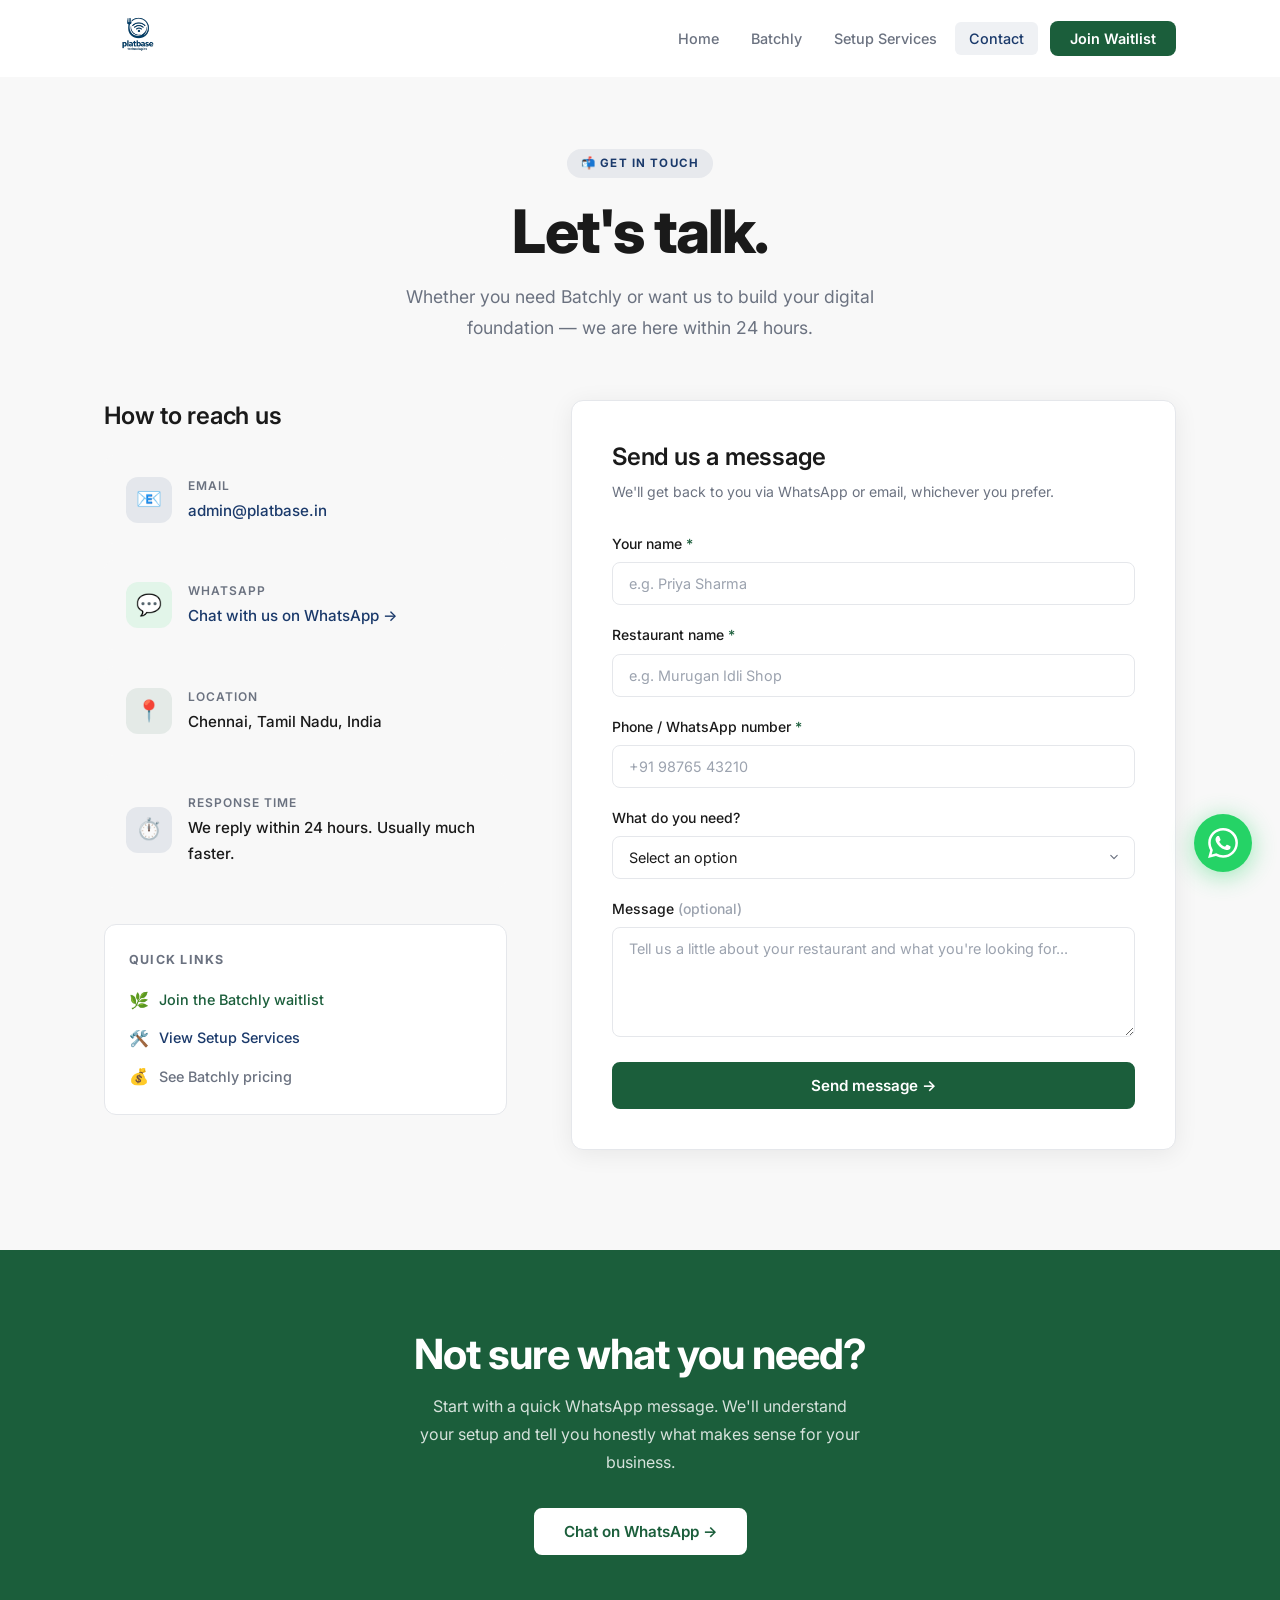
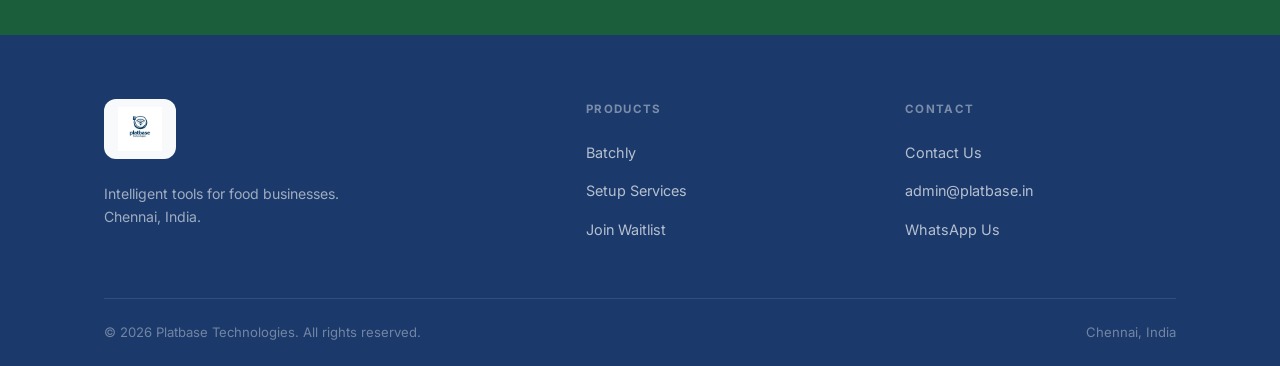
<file: contact.html>
<!DOCTYPE html>
<html lang="en">
<head>
  <meta charset="UTF-8" />
  <meta name="viewport" content="width=device-width, initial-scale=1.0" />
  <title>Contact Us — Platbase Technologies | Chennai</title>
  <meta name="description" content="Get in touch with Platbase Technologies. Whether you need Batchly or want us to build your digital foundation — we respond within 24 hours. Based in Chennai, India." />
  <meta name="keywords" content="contact Platbase, food tech Chennai, restaurant tech support, Batchly contact" />
  <meta property="og:title" content="Contact Platbase Technologies" />
  <meta property="og:description" content="Let's talk. We respond within 24 hours." />
  <meta property="og:type" content="website" />
  <meta name="theme-color" content="#1B3A6B" />
  <link rel="icon" type="image/png" href="assets/platbase-logo.png" />
  <link rel="preconnect" href="https://fonts.googleapis.com" />
  <link rel="preconnect" href="https://fonts.gstatic.com" crossorigin />
  <link href="https://fonts.googleapis.com/css2?family=Inter:wght@400;500;600;700;800;900&display=swap" rel="stylesheet" />
  <link rel="stylesheet" href="styles.css" />
</head>
<body>

<!-- ── Navbar ─────────────────────────────────────────────────── -->
<nav class="navbar">
  <div class="container">
    <div class="navbar-inner">
      <a href="index.html" class="navbar-logo"><img src="assets/platbase-logo.png" alt="Platbase Technologies" class="navbar-logo-img" /></a>
      <ul class="navbar-links">
        <li><a href="index.html">Home</a></li>
        <li><a href="batchly.html">Batchly</a></li>
        <li><a href="setup.html">Setup Services</a></li>
        <li><a href="contact.html">Contact</a></li>
        <li><a href="batchly.html#waitlist" class="navbar-cta">Join Waitlist</a></li>
      </ul>
      <button class="hamburger" aria-label="Open menu">
        <span></span><span></span><span></span>
      </button>
    </div>
  </div>
</nav>

<div class="mobile-menu">
  <ul>
    <li><a href="index.html">Home</a></li>
    <li><a href="batchly.html">Batchly</a></li>
    <li><a href="setup.html">Setup Services</a></li>
    <li><a href="contact.html">Contact</a></li>
  </ul>
  <a href="batchly.html#waitlist" class="mobile-cta">Join Waitlist — Free Early Access</a>
</div>


<!-- ── CONTACT HERO ────────────────────────────────────────────── -->
<section style="padding-top: 148px; padding-bottom: 0; background: var(--gray-bg);">
  <div class="container text-center" style="padding-bottom: 56px;">
    <span class="tag" style="margin-bottom:20px;">📬 Get in touch</span>
    <h1 style="margin-bottom:18px;">Let's talk.</h1>
    <p style="font-size:1.1rem; max-width:520px; margin:0 auto;">
      Whether you need Batchly or want us to build your digital foundation —
      we are here within 24 hours.
    </p>
  </div>
</section>


<!-- ── CONTACT MAIN ────────────────────────────────────────────── -->
<section style="background: var(--gray-bg); padding-top: 0;">
  <div class="container">
    <div class="contact-layout">

      <!-- ── Left: Info ─────────────────────────── -->
      <div>
        <h3 style="margin-bottom:24px;">How to reach us</h3>

        <div class="contact-info-item reveal">
          <div class="contact-icon ci-navy">📧</div>
          <div>
            <p class="contact-info-label">Email</p>
            <p class="contact-info-value">
              <a href="mailto:admin@platbase.in">admin@platbase.in</a>
            </p>
          </div>
        </div>

        <div class="contact-info-item reveal reveal-delay-1">
          <div class="contact-icon ci-wa">💬</div>
          <div>
            <p class="contact-info-label">WhatsApp</p>
            <p class="contact-info-value">
              <a href="https://wa.me/917356610002?text=Hi%20Platbase%2C%20I%27d%20like%20to%20know%20more%20about%20your%20products."
                 target="_blank" rel="noopener">
                Chat with us on WhatsApp →
              </a>
            </p>
          </div>
        </div>

        <div class="contact-info-item reveal reveal-delay-2">
          <div class="contact-icon ci-green">📍</div>
          <div>
            <p class="contact-info-label">Location</p>
            <p class="contact-info-value">Chennai, Tamil Nadu, India</p>
          </div>
        </div>

        <div class="contact-info-item reveal">
          <div class="contact-icon ci-navy">⏱️</div>
          <div>
            <p class="contact-info-label">Response time</p>
            <p class="contact-info-value">We reply within 24 hours. Usually much faster.</p>
          </div>
        </div>

        <!-- Quick links -->
        <div style="margin-top: 36px; padding: 24px; background: var(--white); border-radius: var(--radius); border: 1.5px solid var(--gray-border);" class="reveal">
          <p style="font-size:0.78rem; font-weight:700; letter-spacing:0.1em; text-transform:uppercase; color:var(--text-muted); margin-bottom:16px;">Quick links</p>
          <div style="display:flex; flex-direction:column; gap:12px;">
            <a href="batchly.html#waitlist" style="display:flex; align-items:center; gap:10px; font-size:0.9rem; font-weight:500; color:var(--green); transition: gap 0.2s ease;">
              <span style="font-size:1rem;">🌿</span> Join the Batchly waitlist
            </a>
            <a href="setup.html" style="display:flex; align-items:center; gap:10px; font-size:0.9rem; font-weight:500; color:var(--navy); transition: gap 0.2s ease;">
              <span style="font-size:1rem;">🛠️</span> View Setup Services
            </a>
            <a href="batchly.html#pricing" style="display:flex; align-items:center; gap:10px; font-size:0.9rem; font-weight:500; color:var(--text-muted); transition: gap 0.2s ease;">
              <span style="font-size:1rem;">💰</span> See Batchly pricing
            </a>
          </div>
        </div>
      </div>

      <!-- ── Right: Form ─────────────────────────── -->
      <div class="reveal">
        <div style="background:var(--white); border-radius:var(--radius); padding:40px; border:1.5px solid var(--gray-border); box-shadow:var(--shadow);">

          <h3 style="margin-bottom:8px;">Send us a message</h3>
          <p style="font-size:0.88rem; margin-bottom:28px;">We'll get back to you via WhatsApp or email, whichever you prefer.</p>

          <form data-feedback="contact-success">

            <div class="form-group">
              <label class="form-label">Your name <span style="color:var(--green);">*</span></label>
              <input type="text" class="form-control" placeholder="e.g. Priya Sharma" required />
            </div>

            <div class="form-group">
              <label class="form-label">Restaurant name <span style="color:var(--green);">*</span></label>
              <input type="text" class="form-control" placeholder="e.g. Murugan Idli Shop" required />
            </div>

            <div class="form-group">
              <label class="form-label">Phone / WhatsApp number <span style="color:var(--green);">*</span></label>
              <input type="tel" class="form-control" placeholder="+91 98765 43210" required />
            </div>

            <div class="form-group">
              <label class="form-label">What do you need?</label>
              <select class="form-control">
                <option value="" disabled selected>Select an option</option>
                <option value="batchly">Batchly subscription</option>
                <option value="setup">Full setup services</option>
                <option value="both">Both Batchly + Setup</option>
                <option value="exploring">Just exploring</option>
              </select>
            </div>

            <div class="form-group">
              <label class="form-label">Message <span style="color:var(--text-light);">(optional)</span></label>
              <textarea class="form-control" placeholder="Tell us a little about your restaurant and what you're looking for..."></textarea>
            </div>

            <button type="submit" class="btn btn-primary" style="width:100%; justify-content:center;">
              Send message →
            </button>

          </form>

          <div class="form-success" id="contact-success">
            <div class="form-success-icon">✅</div>
            <strong>Message received!</strong><br />
            We'll reach out within 24 hours — usually much faster.<br />
            <span style="font-size:0.85rem; color:var(--text-muted); margin-top:8px; display:block;">Prefer to talk now? <a href="https://wa.me/917356610002" style="color:var(--green); font-weight:600;">WhatsApp us →</a></span>
          </div>

        </div>
      </div>

    </div>
  </div>
</section>


<!-- ── BOTTOM CTA ──────────────────────────────────────────────── -->
<section class="section-green" style="padding: 80px 0;">
  <div class="container text-center reveal">
    <h2 style="color:white; margin-bottom:12px;">Not sure what you need?</h2>
    <p style="max-width:440px; margin:0 auto 32px;">
      Start with a quick WhatsApp message. We'll understand your setup and
      tell you honestly what makes sense for your business.
    </p>
    <a href="https://wa.me/917356610002?text=Hi%20Platbase%2C%20I%27d%20like%20to%20know%20more%20about%20what%20you%20offer."
       class="btn btn-white"
       target="_blank" rel="noopener">
      Chat on WhatsApp →
    </a>
  </div>
</section>


<!-- ── FOOTER ─────────────────────────────────────────────────── -->
<footer class="footer">
  <div class="container">
    <div class="footer-grid">
      <div class="footer-brand">
        <div class="footer-logo-wrap"><img src="assets/platbase-logo.png" alt="Platbase Technologies" class="footer-logo-img" /></div>
        <p class="footer-brand-tagline">Intelligent tools for food businesses.<br />Chennai, India.</p>
      </div>
      <div class="footer-col">
        <p class="footer-col-title">Products</p>
        <ul>
          <li><a href="batchly.html">Batchly</a></li>
          <li><a href="setup.html">Setup Services</a></li>
          <li><a href="batchly.html#waitlist">Join Waitlist</a></li>
        </ul>
      </div>
      <div class="footer-col">
        <p class="footer-col-title">Contact</p>
        <ul>
          <li><a href="contact.html">Contact Us</a></li>
          <li><a href="mailto:admin@platbase.in">admin@platbase.in</a></li>
          <li><a href="https://wa.me/917356610002" target="_blank" rel="noopener">WhatsApp Us</a></li>
        </ul>
      </div>
    </div>
    <div class="footer-bottom">
      <p>© 2026 Platbase Technologies. All rights reserved.</p>
      <p>Chennai, India</p>
    </div>
  </div>
</footer>

<a href="https://wa.me/917356610002" class="wa-float" target="_blank" rel="noopener" aria-label="Chat on WhatsApp">
  <svg xmlns="http://www.w3.org/2000/svg" viewBox="0 0 24 24">
    <path d="M17.472 14.382c-.297-.149-1.758-.867-2.03-.967-.273-.099-.471-.148-.67.15-.197.297-.767.966-.94 1.164-.173.199-.347.223-.644.075-.297-.15-1.255-.463-2.39-1.475-.883-.788-1.48-1.761-1.653-2.059-.173-.297-.018-.458.13-.606.134-.133.298-.347.446-.52.149-.174.198-.298.298-.497.099-.198.05-.371-.025-.52-.075-.149-.669-1.612-.916-2.207-.242-.579-.487-.5-.669-.51-.173-.008-.371-.01-.57-.01-.198 0-.52.074-.792.372-.272.297-1.04 1.016-1.04 2.479 0 1.462 1.065 2.875 1.213 3.074.149.198 2.096 3.2 5.077 4.487.709.306 1.262.489 1.694.625.712.227 1.36.195 1.871.118.571-.085 1.758-.719 2.006-1.413.248-.694.248-1.289.173-1.413-.074-.124-.272-.198-.57-.347m-5.421 7.403h-.004a9.87 9.87 0 01-5.031-1.378l-.361-.214-3.741.982.998-3.648-.235-.374a9.86 9.86 0 01-1.51-5.26c.001-5.45 4.436-9.884 9.888-9.884 2.64 0 5.122 1.03 6.988 2.898a9.825 9.825 0 012.893 6.994c-.003 5.45-4.437 9.884-9.885 9.884m8.413-18.297A11.815 11.815 0 0012.05 0C5.495 0 .16 5.335.157 11.892c0 2.096.547 4.142 1.588 5.945L.057 24l6.305-1.654a11.882 11.882 0 005.683 1.448h.005c6.554 0 11.89-5.335 11.893-11.893a11.821 11.821 0 00-3.48-8.413z"/>
  </svg>
</a>

<script src="script.js"></script>
</body>
</html>
</file>
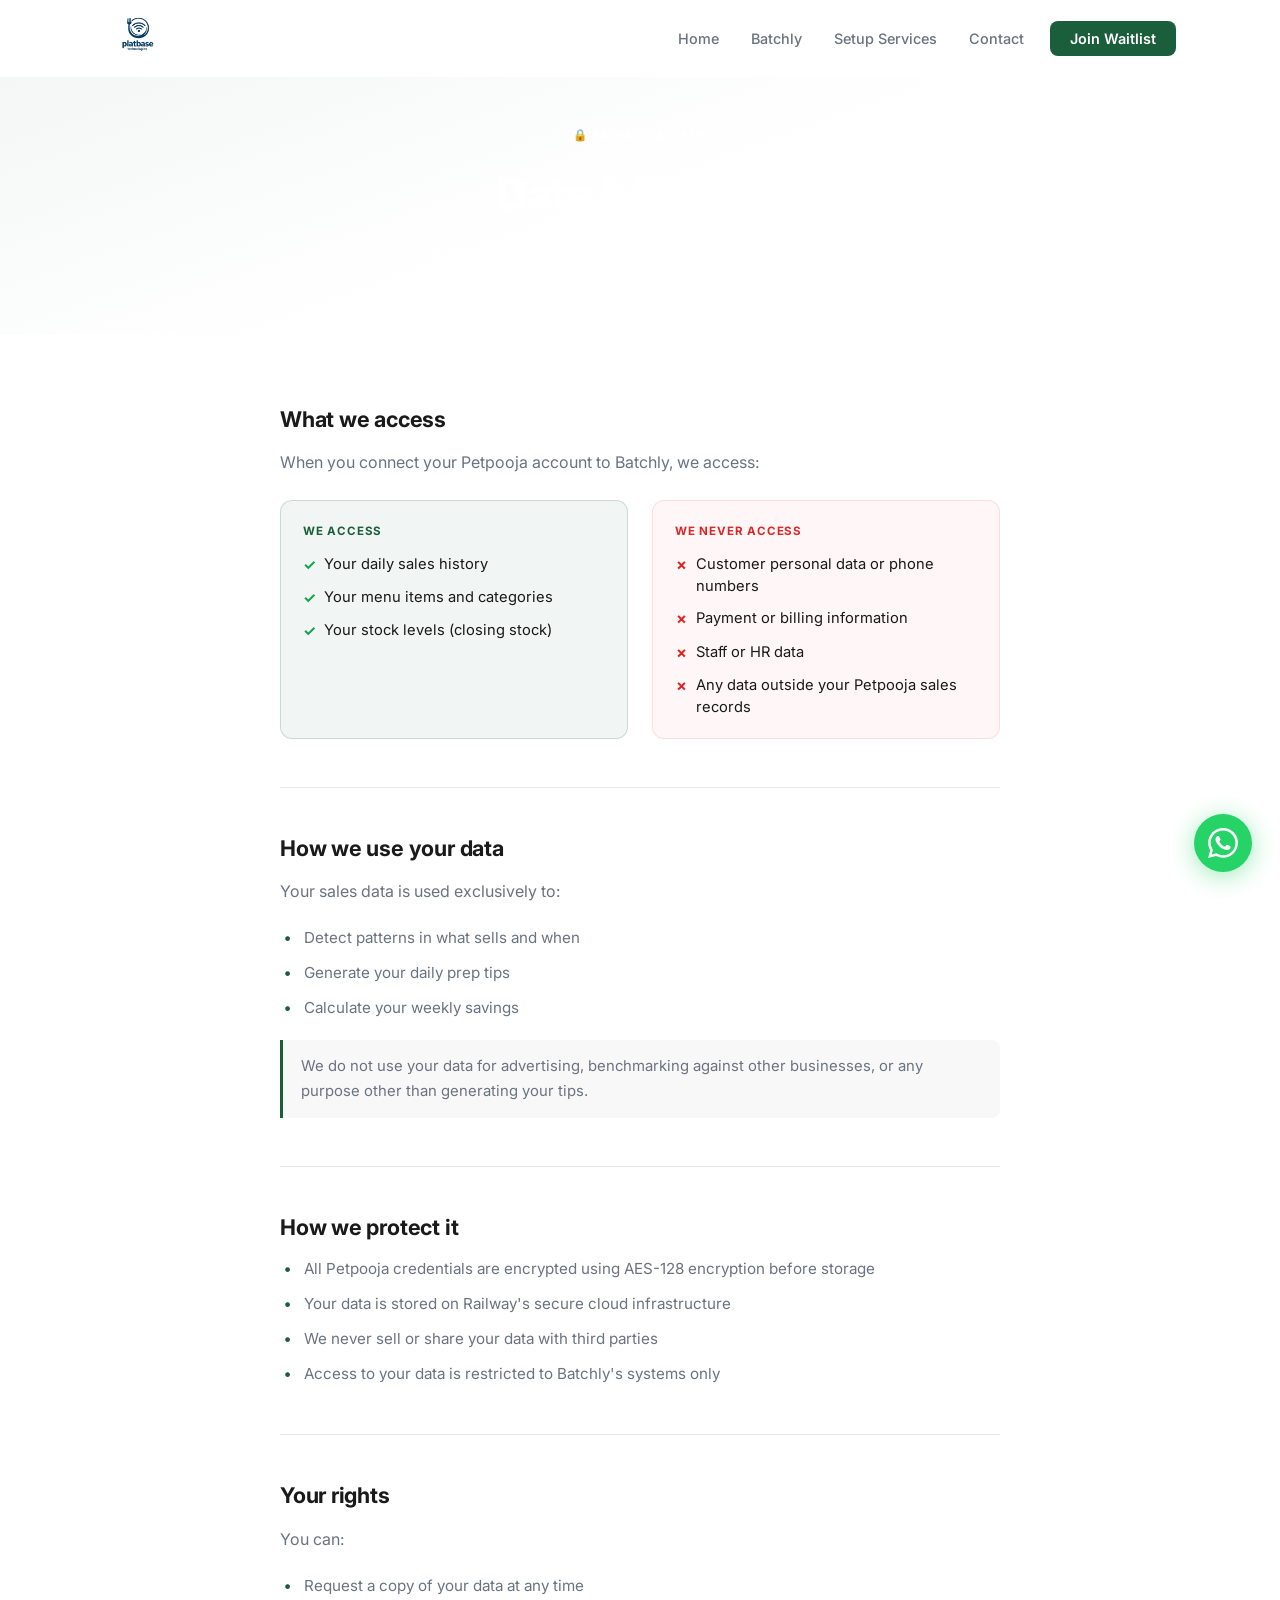
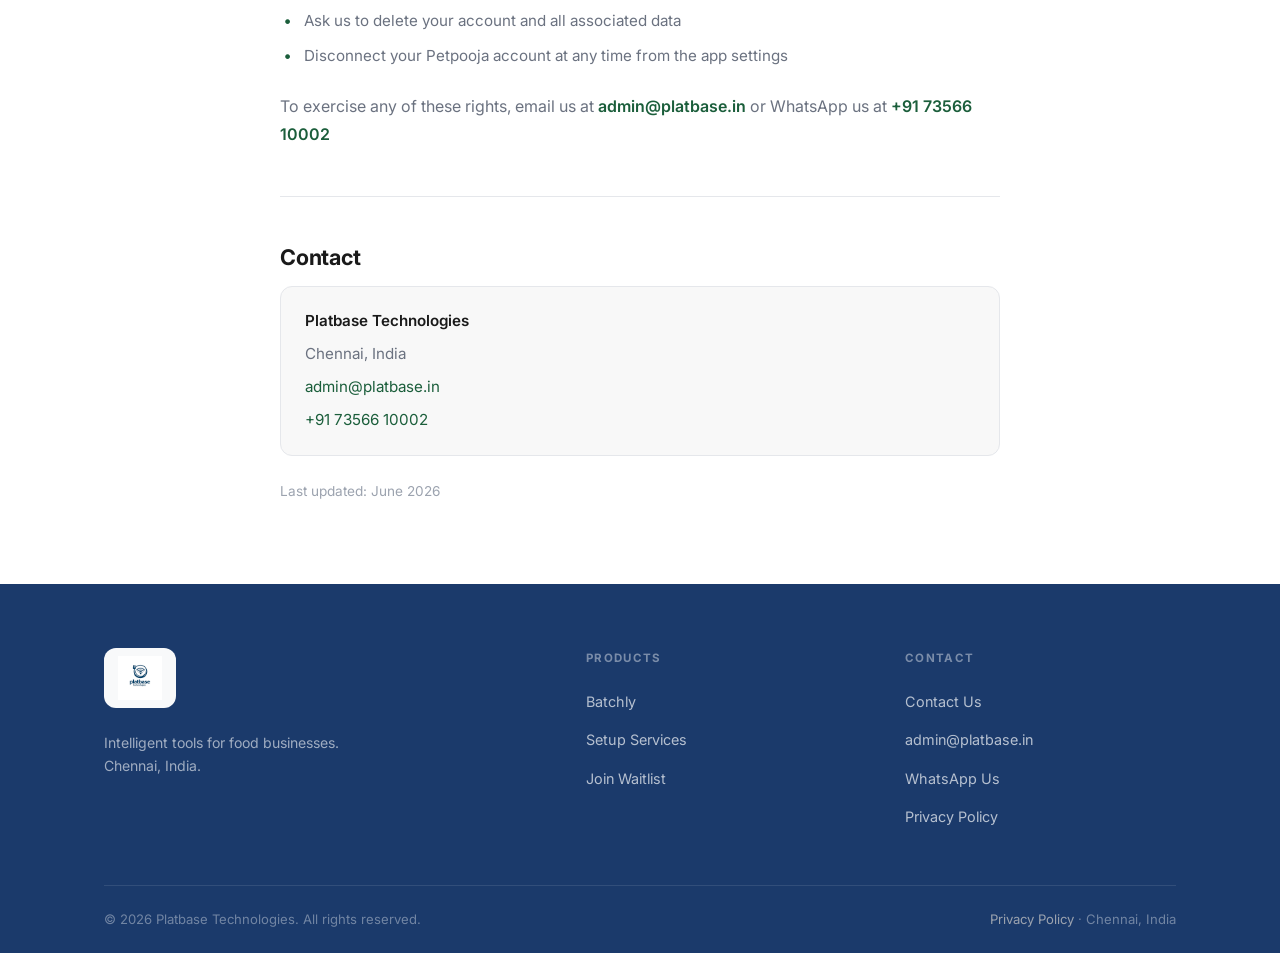
<file: privacy.html>
<!DOCTYPE html>
<html lang="en">
<head>
  <meta charset="UTF-8" />
  <meta name="viewport" content="width=device-width, initial-scale=1.0" />
  <title>Data &amp; Privacy — Batchly | Platbase Technologies</title>
  <meta name="description" content="How Batchly accesses, uses, and protects your Petpooja data. Simple, honest, transparent." />
  <meta name="theme-color" content="#1B5E3B" />
  <link rel="icon" type="image/png" href="assets/platbase-logo.png" />
  <link rel="preconnect" href="https://fonts.googleapis.com" />
  <link rel="preconnect" href="https://fonts.gstatic.com" crossorigin />
  <link href="https://fonts.googleapis.com/css2?family=Inter:wght@400;500;600;700;800;900&display=swap" rel="stylesheet" />
  <link rel="stylesheet" href="styles.css" />
</head>
<body>

<!-- ── Navbar ─────────────────────────────────────────────────── -->
<nav class="navbar">
  <div class="container">
    <div class="navbar-inner">
      <a href="index.html" class="navbar-logo"><img src="assets/platbase-logo.png" alt="Platbase Technologies" class="navbar-logo-img" /></a>
      <ul class="navbar-links">
        <li><a href="index.html">Home</a></li>
        <li><a href="batchly.html">Batchly</a></li>
        <li><a href="setup.html">Setup Services</a></li>
        <li><a href="contact.html">Contact</a></li>
        <li><a href="batchly.html#waitlist" class="navbar-cta">Join Waitlist</a></li>
      </ul>
      <button class="hamburger" aria-label="Open menu">
        <span></span><span></span><span></span>
      </button>
    </div>
  </div>
</nav>

<div class="mobile-menu">
  <ul>
    <li><a href="index.html">Home</a></li>
    <li><a href="batchly.html">Batchly</a></li>
    <li><a href="setup.html">Setup Services</a></li>
    <li><a href="contact.html">Contact</a></li>
  </ul>
  <a href="batchly.html#waitlist" class="mobile-cta">Join Waitlist — Free Early Access</a>
</div>


<!-- ── PAGE HERO ──────────────────────────────────────────────── -->
<section class="product-hero product-hero-green" style="padding-top: 120px; padding-bottom: 64px;">
  <div class="container" style="text-align:center;">
    <div class="tag" style="background:rgba(255,255,255,0.15); color:white; display:inline-flex; margin-bottom:20px;">🔒 Privacy &amp; Data</div>
    <h1 style="color:white; font-size:clamp(1.8rem,4vw,2.8rem);">Data &amp; Privacy</h1>
    <p style="color:rgba(255,255,255,0.82); max-width:540px; margin:16px auto 0; font-size:1.05rem;">
      How Batchly accesses, uses, and protects your data. No jargon.
    </p>
  </div>
</section>


<!-- ── CONTENT ────────────────────────────────────────────────── -->
<section style="padding: 72px 0 80px;">
  <div class="container">
    <div style="max-width: 720px; margin: 0 auto;">

      <!-- Section 1: What we access -->
      <div class="privacy-block">
        <h2 class="privacy-heading">What we access</h2>
        <p style="margin-bottom: 24px;">
          When you connect your Petpooja account to Batchly, we access:
        </p>

        <div class="privacy-access-grid">
          <div class="privacy-access-col privacy-access-yes">
            <p class="privacy-access-label">We access</p>
            <ul class="privacy-list privacy-list-yes">
              <li><span class="privacy-icon-yes">✓</span> Your daily sales history</li>
              <li><span class="privacy-icon-yes">✓</span> Your menu items and categories</li>
              <li><span class="privacy-icon-yes">✓</span> Your stock levels (closing stock)</li>
            </ul>
          </div>
          <div class="privacy-access-col privacy-access-no">
            <p class="privacy-access-label">We never access</p>
            <ul class="privacy-list privacy-list-no">
              <li><span class="privacy-icon-no">✗</span> Customer personal data or phone numbers</li>
              <li><span class="privacy-icon-no">✗</span> Payment or billing information</li>
              <li><span class="privacy-icon-no">✗</span> Staff or HR data</li>
              <li><span class="privacy-icon-no">✗</span> Any data outside your Petpooja sales records</li>
            </ul>
          </div>
        </div>
      </div>

      <!-- Section 2: How we use it -->
      <div class="privacy-block">
        <h2 class="privacy-heading">How we use your data</h2>
        <p style="margin-bottom: 20px;">Your sales data is used exclusively to:</p>
        <ul class="privacy-bullet-list">
          <li>Detect patterns in what sells and when</li>
          <li>Generate your daily prep tips</li>
          <li>Calculate your weekly savings</li>
        </ul>
        <div class="privacy-callout">
          We do not use your data for advertising, benchmarking against other businesses, or any purpose other than generating your tips.
        </div>
      </div>

      <!-- Section 3: How we protect it -->
      <div class="privacy-block">
        <h2 class="privacy-heading">How we protect it</h2>
        <ul class="privacy-bullet-list">
          <li>All Petpooja credentials are encrypted using AES-128 encryption before storage</li>
          <li>Your data is stored on Railway's secure cloud infrastructure</li>
          <li>We never sell or share your data with third parties</li>
          <li>Access to your data is restricted to Batchly's systems only</li>
        </ul>
      </div>

      <!-- Section 4: Your rights -->
      <div class="privacy-block">
        <h2 class="privacy-heading">Your rights</h2>
        <p style="margin-bottom: 20px;">You can:</p>
        <ul class="privacy-bullet-list">
          <li>Request a copy of your data at any time</li>
          <li>Ask us to delete your account and all associated data</li>
          <li>Disconnect your Petpooja account at any time from the app settings</li>
        </ul>
        <p style="margin-top: 24px;">
          To exercise any of these rights, email us at
          <a href="mailto:admin@platbase.in" style="color:var(--green); font-weight:600;">admin@platbase.in</a>
          or WhatsApp us at
          <a href="https://wa.me/917356610002" target="_blank" rel="noopener" style="color:var(--green); font-weight:600;">+91 73566 10002</a>
        </p>
      </div>

      <!-- Section 5: Contact -->
      <div class="privacy-block privacy-block-last">
        <h2 class="privacy-heading">Contact</h2>
        <div class="privacy-contact-card">
          <p style="font-weight:600; color:var(--text); margin-bottom:4px;">Platbase Technologies</p>
          <p style="margin-bottom:4px;">Chennai, India</p>
          <p style="margin-bottom:4px;"><a href="mailto:admin@platbase.in" style="color:var(--green);">admin@platbase.in</a></p>
          <p><a href="https://wa.me/917356610002" target="_blank" rel="noopener" style="color:var(--green);">+91 73566 10002</a></p>
        </div>
        <p style="margin-top: 24px; font-size: 0.85rem; color: var(--text-light);">Last updated: June 2026</p>
      </div>

    </div>
  </div>
</section>


<!-- ── FOOTER ─────────────────────────────────────────────────── -->
<footer class="footer">
  <div class="container">
    <div class="footer-grid">
      <div class="footer-brand">
        <div class="footer-logo-wrap"><img src="assets/platbase-logo.png" alt="Platbase Technologies" class="footer-logo-img" /></div>
        <p class="footer-brand-tagline">Intelligent tools for food businesses.<br />Chennai, India.</p>
      </div>
      <div class="footer-col">
        <p class="footer-col-title">Products</p>
        <ul>
          <li><a href="batchly.html">Batchly</a></li>
          <li><a href="setup.html">Setup Services</a></li>
          <li><a href="batchly.html#waitlist">Join Waitlist</a></li>
        </ul>
      </div>
      <div class="footer-col">
        <p class="footer-col-title">Contact</p>
        <ul>
          <li><a href="contact.html">Contact Us</a></li>
          <li><a href="mailto:admin@platbase.in">admin@platbase.in</a></li>
          <li><a href="https://wa.me/917356610002" target="_blank" rel="noopener">WhatsApp Us</a></li>
          <li><a href="privacy.html">Privacy Policy</a></li>
        </ul>
      </div>
    </div>
    <div class="footer-bottom">
      <p>© 2026 Platbase Technologies. All rights reserved.</p>
      <p><a href="privacy.html" style="color:var(--text-light);">Privacy Policy</a> · Chennai, India</p>
    </div>
  </div>
</footer>

<a href="https://wa.me/917356610002" class="wa-float" target="_blank" rel="noopener" aria-label="Chat on WhatsApp">
  <svg xmlns="http://www.w3.org/2000/svg" viewBox="0 0 24 24">
    <path d="M17.472 14.382c-.297-.149-1.758-.867-2.03-.967-.273-.099-.471-.148-.67.15-.197.297-.767.966-.94 1.164-.173.199-.347.223-.644.075-.297-.15-1.255-.463-2.39-1.475-.883-.788-1.48-1.761-1.653-2.059-.173-.297-.018-.458.13-.606.134-.133.298-.347.446-.52.149-.174.198-.298.298-.497.099-.198.05-.371-.025-.52-.075-.149-.669-1.612-.916-2.207-.242-.579-.487-.5-.669-.51-.173-.008-.371-.01-.57-.01-.198 0-.52.074-.792.372-.272.297-1.04 1.016-1.04 2.479 0 1.462 1.065 2.875 1.213 3.074.149.198 2.096 3.2 5.077 4.487.709.306 1.262.489 1.694.625.712.227 1.36.195 1.871.118.571-.085 1.758-.719 2.006-1.413.248-.694.248-1.289.173-1.413-.074-.124-.272-.198-.57-.347m-5.421 7.403h-.004a9.87 9.87 0 01-5.031-1.378l-.361-.214-3.741.982.998-3.648-.235-.374a9.86 9.86 0 01-1.51-5.26c.001-5.45 4.436-9.884 9.888-9.884 2.64 0 5.122 1.03 6.988 2.898a9.825 9.825 0 012.893 6.994c-.003 5.45-4.437 9.884-9.885 9.884m8.413-18.297A11.815 11.815 0 0012.05 0C5.495 0 .16 5.335.157 11.892c0 2.096.547 4.142 1.588 5.945L.057 24l6.305-1.654a11.882 11.882 0 005.683 1.448h.005c6.554 0 11.89-5.335 11.893-11.893a11.821 11.821 0 00-3.48-8.413z"/>
  </svg>
</a>

<script src="script.js"></script>
</body>
</html>
</file>
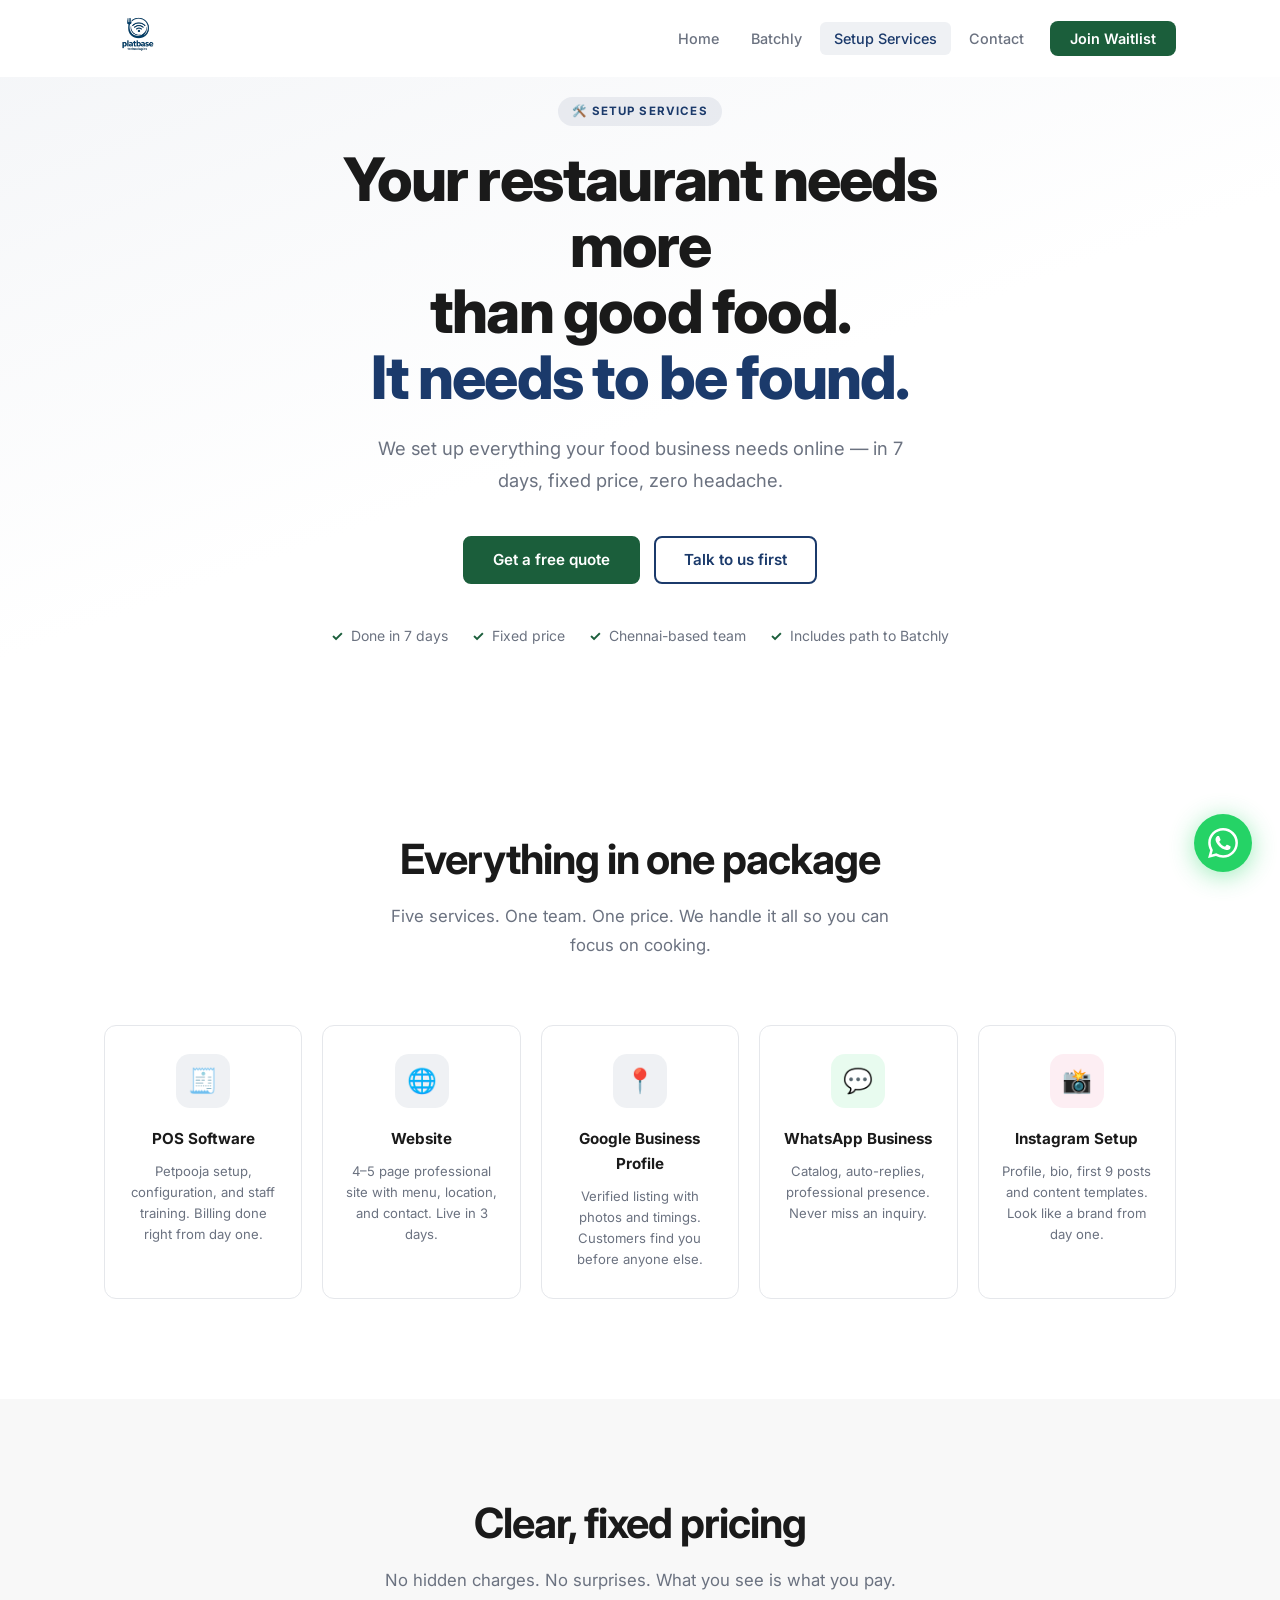
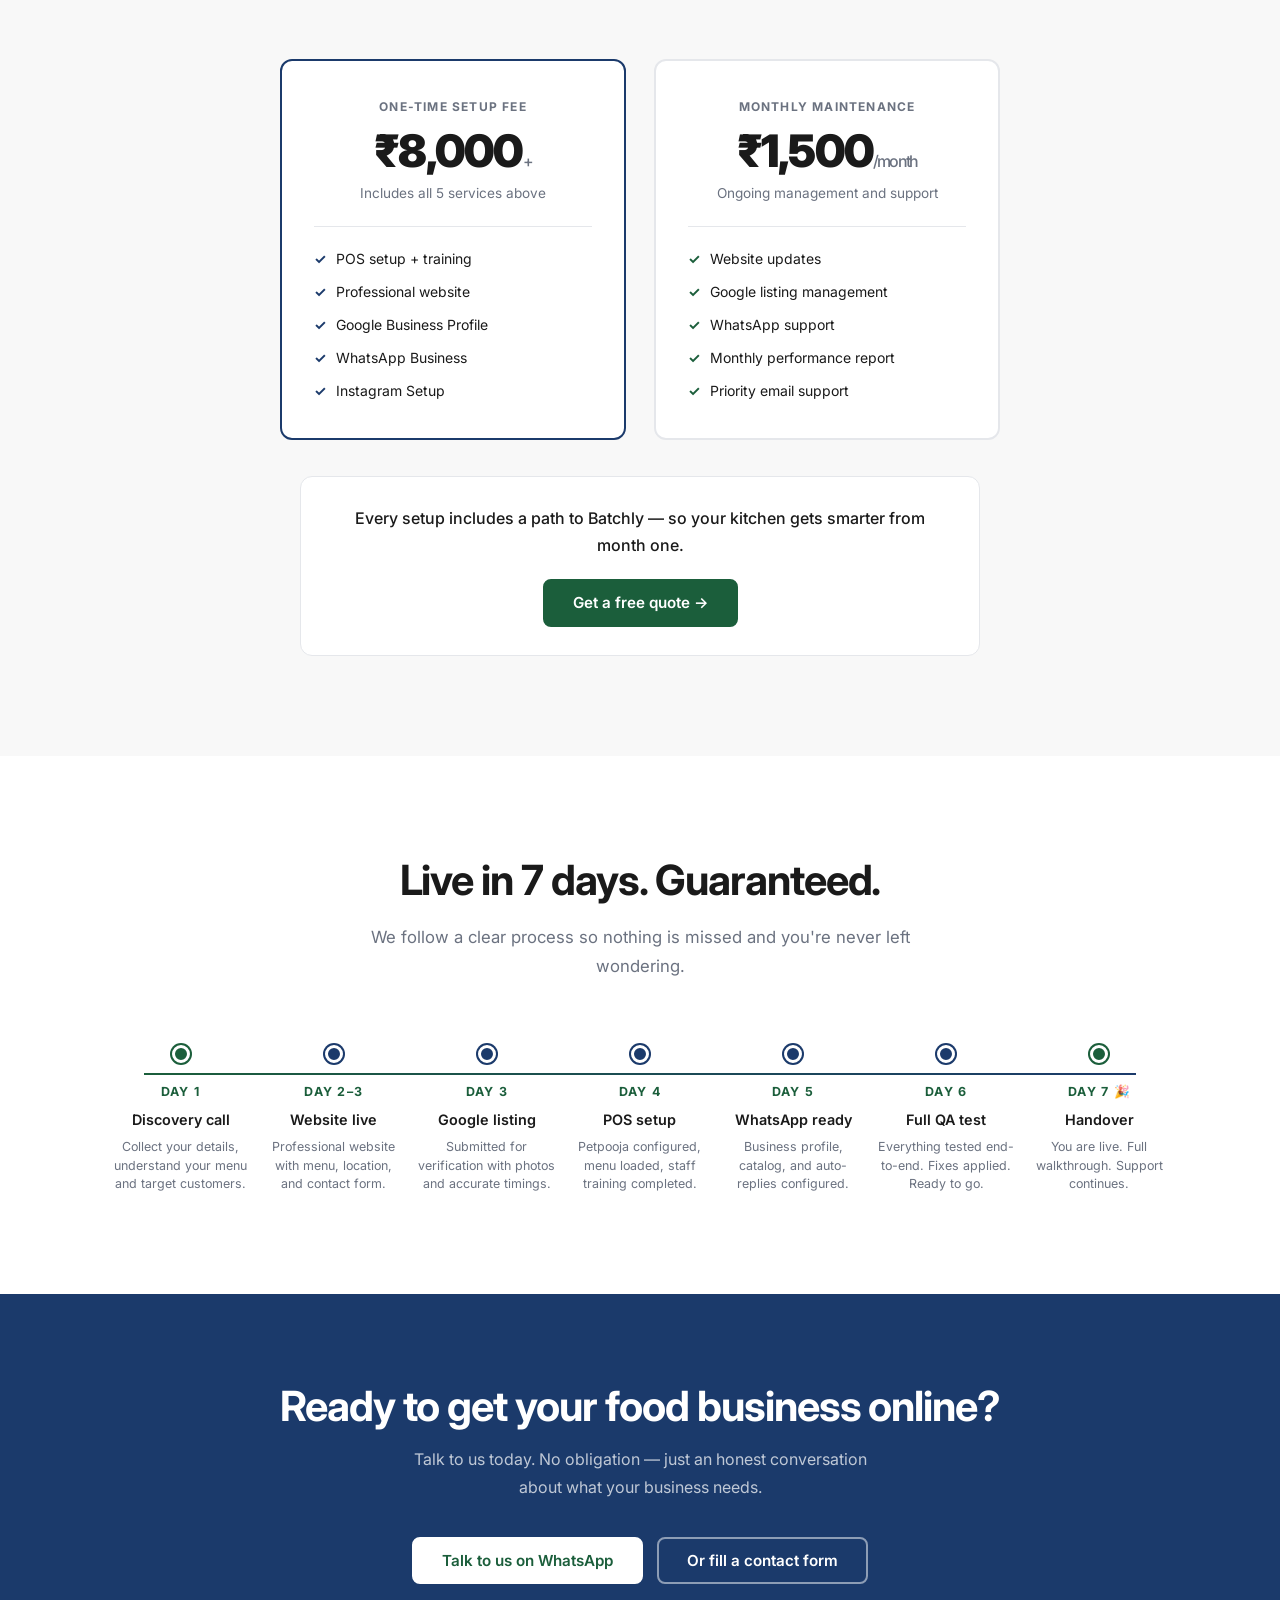
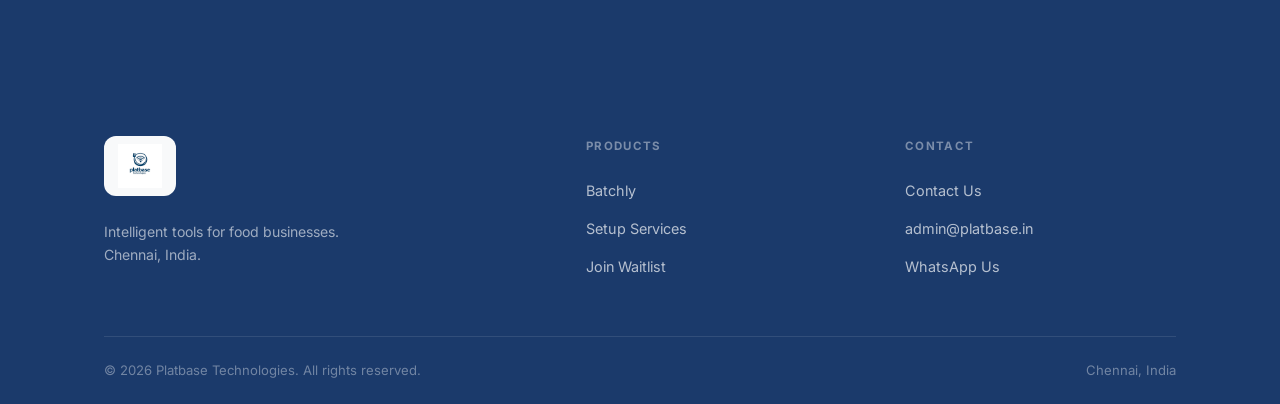
<file: setup.html>
<!DOCTYPE html>
<html lang="en">
<head>
  <meta charset="UTF-8" />
  <meta name="viewport" content="width=device-width, initial-scale=1.0" />
  <title>Setup Services — Get Your Restaurant Online in 7 Days | Platbase Technologies</title>
  <meta name="description" content="Platbase Setup Services: POS software, professional website, Google Business listing, WhatsApp Business, and Instagram — done in 7 days at a fixed price. Based in Chennai." />
  <meta name="keywords" content="restaurant setup, POS setup, Petpooja, Google Business, WhatsApp Business, restaurant website, Chennai, food business" />
  <meta property="og:title" content="Setup Services — Restaurant Digital Setup in 7 Days" />
  <meta property="og:description" content="POS, website, Google listing, WhatsApp — done in 7 days. Fixed price. Zero headache." />
  <meta property="og:type" content="website" />
  <meta name="theme-color" content="#1B3A6B" />
  <link rel="icon" type="image/png" href="assets/platbase-logo.png" />
  <link rel="preconnect" href="https://fonts.googleapis.com" />
  <link rel="preconnect" href="https://fonts.gstatic.com" crossorigin />
  <link href="https://fonts.googleapis.com/css2?family=Inter:wght@400;500;600;700;800;900&display=swap" rel="stylesheet" />
  <link rel="stylesheet" href="styles.css" />
</head>
<body>

<!-- ── Navbar ─────────────────────────────────────────────────── -->
<nav class="navbar">
  <div class="container">
    <div class="navbar-inner">
      <a href="index.html" class="navbar-logo"><img src="assets/platbase-logo.png" alt="Platbase Technologies" class="navbar-logo-img" /></a>
      <ul class="navbar-links">
        <li><a href="index.html">Home</a></li>
        <li><a href="batchly.html">Batchly</a></li>
        <li><a href="setup.html">Setup Services</a></li>
        <li><a href="contact.html">Contact</a></li>
        <li><a href="batchly.html#waitlist" class="navbar-cta">Join Waitlist</a></li>
      </ul>
      <button class="hamburger" aria-label="Open menu">
        <span></span><span></span><span></span>
      </button>
    </div>
  </div>
</nav>

<div class="mobile-menu">
  <ul>
    <li><a href="index.html">Home</a></li>
    <li><a href="batchly.html">Batchly</a></li>
    <li><a href="setup.html">Setup Services</a></li>
    <li><a href="contact.html">Contact</a></li>
  </ul>
  <a href="contact.html" class="mobile-cta">Get a Free Quote</a>
</div>


<!-- ── HERO ───────────────────────────────────────────────────── -->
<section class="product-hero product-hero-navy">
  <div class="container">

    <span class="tag" style="margin-bottom:20px;">🛠️ Setup Services</span>

    <h1>
      Your restaurant needs more<br />
      than good food.<br />
      <span class="text-navy">It needs to be found.</span>
    </h1>

    <p class="hero-sub">
      We set up everything your food business needs online — in 7 days,
      fixed price, zero headache.
    </p>

    <div class="hero-buttons" style="justify-content:center;">
      <a href="#quote" class="btn btn-primary">Get a free quote</a>
      <a href="contact.html" class="btn btn-secondary">Talk to us first</a>
    </div>

    <!-- Trust badges -->
    <div style="display:flex; gap:24px; justify-content:center; flex-wrap:wrap; margin-top:40px;">
      <div style="display:flex; align-items:center; gap:8px; font-size:0.875rem; color:var(--text-muted);">
        <span style="color:var(--green); font-weight:700;">✓</span> Done in 7 days
      </div>
      <div style="display:flex; align-items:center; gap:8px; font-size:0.875rem; color:var(--text-muted);">
        <span style="color:var(--green); font-weight:700;">✓</span> Fixed price
      </div>
      <div style="display:flex; align-items:center; gap:8px; font-size:0.875rem; color:var(--text-muted);">
        <span style="color:var(--green); font-weight:700;">✓</span> Chennai-based team
      </div>
      <div style="display:flex; align-items:center; gap:8px; font-size:0.875rem; color:var(--text-muted);">
        <span style="color:var(--green); font-weight:700;">✓</span> Includes path to Batchly
      </div>
    </div>

  </div>
</section>


<!-- ── FIVE SERVICES ──────────────────────────────────────────── -->
<section id="services">
  <div class="container">
    <div class="section-header reveal">
      <h2>Everything in one package</h2>
      <p>Five services. One team. One price. We handle it all so you can focus on cooking.</p>
    </div>

    <div class="services-grid">

      <div class="service-card reveal">
        <div class="service-icon">🧾</div>
        <h4>POS Software</h4>
        <p>Petpooja setup, configuration, and staff training. Billing done right from day one.</p>
      </div>

      <div class="service-card reveal reveal-delay-1">
        <div class="service-icon">🌐</div>
        <h4>Website</h4>
        <p>4–5 page professional site with menu, location, and contact. Live in 3 days.</p>
      </div>

      <div class="service-card reveal reveal-delay-2">
        <div class="service-icon">📍</div>
        <h4>Google Business Profile</h4>
        <p>Verified listing with photos and timings. Customers find you before anyone else.</p>
      </div>

      <div class="service-card reveal">
        <div class="service-icon" style="background:rgba(37,211,102,0.1);">💬</div>
        <h4>WhatsApp Business</h4>
        <p>Catalog, auto-replies, professional presence. Never miss an inquiry.</p>
      </div>

      <div class="service-card reveal reveal-delay-1">
        <div class="service-icon" style="background:rgba(225,48,108,0.08);">📸</div>
        <h4>Instagram Setup</h4>
        <p>Profile, bio, first 9 posts and content templates. Look like a brand from day one.</p>
      </div>

    </div>
  </div>
</section>


<!-- ── PRICING ─────────────────────────────────────────────────── -->
<section class="section-gray" id="pricing">
  <div class="container">
    <div class="section-header reveal">
      <h2>Clear, fixed pricing</h2>
      <p>No hidden charges. No surprises. What you see is what you pay.</p>
    </div>

    <div class="setup-pricing-grid reveal">

      <div class="setup-price-card featured">
        <div class="setup-price-label">One-Time Setup Fee</div>
        <div class="setup-price-amount">₹8,000<span>+</span></div>
        <p class="setup-price-sub">Includes all 5 services above</p>
        <div style="height:1px; background:var(--gray-border); margin:20px 0;"></div>
        <ul style="text-align:left; display:flex; flex-direction:column; gap:10px;">
          <li style="display:flex;gap:10px;font-size:0.875rem;">
            <span style="color:var(--navy);font-weight:700;">✓</span> POS setup + training
          </li>
          <li style="display:flex;gap:10px;font-size:0.875rem;">
            <span style="color:var(--navy);font-weight:700;">✓</span> Professional website
          </li>
          <li style="display:flex;gap:10px;font-size:0.875rem;">
            <span style="color:var(--navy);font-weight:700;">✓</span> Google Business Profile
          </li>
          <li style="display:flex;gap:10px;font-size:0.875rem;">
            <span style="color:var(--navy);font-weight:700;">✓</span> WhatsApp Business
          </li>
          <li style="display:flex;gap:10px;font-size:0.875rem;">
            <span style="color:var(--navy);font-weight:700;">✓</span> Instagram Setup
          </li>
        </ul>
      </div>

      <div class="setup-price-card">
        <div class="setup-price-label">Monthly Maintenance</div>
        <div class="setup-price-amount">₹1,500<span>/month</span></div>
        <p class="setup-price-sub">Ongoing management and support</p>
        <div style="height:1px; background:var(--gray-border); margin:20px 0;"></div>
        <ul style="text-align:left; display:flex; flex-direction:column; gap:10px;">
          <li style="display:flex;gap:10px;font-size:0.875rem;">
            <span style="color:var(--green);font-weight:700;">✓</span> Website updates
          </li>
          <li style="display:flex;gap:10px;font-size:0.875rem;">
            <span style="color:var(--green);font-weight:700;">✓</span> Google listing management
          </li>
          <li style="display:flex;gap:10px;font-size:0.875rem;">
            <span style="color:var(--green);font-weight:700;">✓</span> WhatsApp support
          </li>
          <li style="display:flex;gap:10px;font-size:0.875rem;">
            <span style="color:var(--green);font-weight:700;">✓</span> Monthly performance report
          </li>
          <li style="display:flex;gap:10px;font-size:0.875rem;">
            <span style="color:var(--green);font-weight:700;">✓</span> Priority email support
          </li>
        </ul>
      </div>

    </div>

    <div class="text-center reveal" style="margin-top:36px; padding:28px 32px; background:var(--white); border-radius:var(--radius); border:1.5px solid var(--gray-border); max-width:680px; margin-left:auto; margin-right:auto;">
      <p style="font-size:1rem; font-weight:500; color:var(--text); line-height:1.7;">
        Every setup includes a path to Batchly — so your kitchen gets smarter from month one.
      </p>
      <a href="contact.html" class="btn btn-primary" style="margin-top:20px;">Get a free quote →</a>
    </div>

  </div>
</section>


<!-- ── 7-DAY TIMELINE ──────────────────────────────────────────── -->
<section>
  <div class="container">
    <div class="section-header reveal">
      <h2>Live in 7 days. Guaranteed.</h2>
      <p>We follow a clear process so nothing is missed and you're never left wondering.</p>
    </div>

    <div class="timeline reveal">

      <div class="timeline-item">
        <div class="timeline-dot"></div>
        <div class="timeline-content">
          <p class="timeline-day">Day 1</p>
          <h4>Discovery call</h4>
          <p>Collect your details, understand your menu and target customers.</p>
        </div>
      </div>

      <div class="timeline-item">
        <div class="timeline-dot"></div>
        <div class="timeline-content">
          <p class="timeline-day">Day 2–3</p>
          <h4>Website live</h4>
          <p>Professional website with menu, location, and contact form.</p>
        </div>
      </div>

      <div class="timeline-item">
        <div class="timeline-dot"></div>
        <div class="timeline-content">
          <p class="timeline-day">Day 3</p>
          <h4>Google listing</h4>
          <p>Submitted for verification with photos and accurate timings.</p>
        </div>
      </div>

      <div class="timeline-item">
        <div class="timeline-dot"></div>
        <div class="timeline-content">
          <p class="timeline-day">Day 4</p>
          <h4>POS setup</h4>
          <p>Petpooja configured, menu loaded, staff training completed.</p>
        </div>
      </div>

      <div class="timeline-item">
        <div class="timeline-dot"></div>
        <div class="timeline-content">
          <p class="timeline-day">Day 5</p>
          <h4>WhatsApp ready</h4>
          <p>Business profile, catalog, and auto-replies configured.</p>
        </div>
      </div>

      <div class="timeline-item">
        <div class="timeline-dot"></div>
        <div class="timeline-content">
          <p class="timeline-day">Day 6</p>
          <h4>Full QA test</h4>
          <p>Everything tested end-to-end. Fixes applied. Ready to go.</p>
        </div>
      </div>

      <div class="timeline-item">
        <div class="timeline-dot"></div>
        <div class="timeline-content">
          <p class="timeline-day">Day 7 🎉</p>
          <h4>Handover</h4>
          <p>You are live. Full walkthrough. Support continues.</p>
        </div>
      </div>

    </div>
  </div>
</section>


<!-- ── CTA (Navy) ──────────────────────────────────────────────── -->
<section class="section-navy" style="padding: 88px 0;" id="quote">
  <div class="container text-center reveal">
    <h2 style="margin-bottom:14px;">Ready to get your food business online?</h2>
    <p style="max-width:480px; margin:0 auto 36px;">
      Talk to us today. No obligation — just an honest conversation about
      what your business needs.
    </p>
    <div class="hero-buttons" style="justify-content:center;">
      <a href="https://wa.me/917356610002?text=Hi%20Platbase%2C%20I%27m%20interested%20in%20the%20Setup%20Services.%20Can%20we%20talk%3F"
         class="btn btn-white"
         target="_blank" rel="noopener">
        Talk to us on WhatsApp
      </a>
      <a href="contact.html" class="btn btn-outline-white">Or fill a contact form</a>
    </div>
  </div>
</section>


<!-- ── FOOTER ─────────────────────────────────────────────────── -->
<footer class="footer">
  <div class="container">
    <div class="footer-grid">
      <div class="footer-brand">
        <div class="footer-logo-wrap"><img src="assets/platbase-logo.png" alt="Platbase Technologies" class="footer-logo-img" /></div>
        <p class="footer-brand-tagline">Intelligent tools for food businesses.<br />Chennai, India.</p>
      </div>
      <div class="footer-col">
        <p class="footer-col-title">Products</p>
        <ul>
          <li><a href="batchly.html">Batchly</a></li>
          <li><a href="setup.html">Setup Services</a></li>
          <li><a href="batchly.html#waitlist">Join Waitlist</a></li>
        </ul>
      </div>
      <div class="footer-col">
        <p class="footer-col-title">Contact</p>
        <ul>
          <li><a href="contact.html">Contact Us</a></li>
          <li><a href="mailto:admin@platbase.in">admin@platbase.in</a></li>
          <li><a href="https://wa.me/917356610002" target="_blank" rel="noopener">WhatsApp Us</a></li>
        </ul>
      </div>
    </div>
    <div class="footer-bottom">
      <p>© 2026 Platbase Technologies. All rights reserved.</p>
      <p>Chennai, India</p>
    </div>
  </div>
</footer>

<a href="https://wa.me/917356610002" class="wa-float" target="_blank" rel="noopener" aria-label="Chat on WhatsApp">
  <svg xmlns="http://www.w3.org/2000/svg" viewBox="0 0 24 24">
    <path d="M17.472 14.382c-.297-.149-1.758-.867-2.03-.967-.273-.099-.471-.148-.67.15-.197.297-.767.966-.94 1.164-.173.199-.347.223-.644.075-.297-.15-1.255-.463-2.39-1.475-.883-.788-1.48-1.761-1.653-2.059-.173-.297-.018-.458.13-.606.134-.133.298-.347.446-.52.149-.174.198-.298.298-.497.099-.198.05-.371-.025-.52-.075-.149-.669-1.612-.916-2.207-.242-.579-.487-.5-.669-.51-.173-.008-.371-.01-.57-.01-.198 0-.52.074-.792.372-.272.297-1.04 1.016-1.04 2.479 0 1.462 1.065 2.875 1.213 3.074.149.198 2.096 3.2 5.077 4.487.709.306 1.262.489 1.694.625.712.227 1.36.195 1.871.118.571-.085 1.758-.719 2.006-1.413.248-.694.248-1.289.173-1.413-.074-.124-.272-.198-.57-.347m-5.421 7.403h-.004a9.87 9.87 0 01-5.031-1.378l-.361-.214-3.741.982.998-3.648-.235-.374a9.86 9.86 0 01-1.51-5.26c.001-5.45 4.436-9.884 9.888-9.884 2.64 0 5.122 1.03 6.988 2.898a9.825 9.825 0 012.893 6.994c-.003 5.45-4.437 9.884-9.885 9.884m8.413-18.297A11.815 11.815 0 0012.05 0C5.495 0 .16 5.335.157 11.892c0 2.096.547 4.142 1.588 5.945L.057 24l6.305-1.654a11.882 11.882 0 005.683 1.448h.005c6.554 0 11.89-5.335 11.893-11.893a11.821 11.821 0 00-3.48-8.413z"/>
  </svg>
</a>

<script src="script.js"></script>
</body>
</html>
</file>
<file: styles.css>
/* =============================================================
   PLATBASE TECHNOLOGIES — MASTER STYLESHEET
   Design: Navy #1B3A6B / Forest Green #1B5E3B / White
   Inspired by Linear · Stripe · Razorpay
   ============================================================= */

/* ── Design Tokens ───────────────────────────────────────────── */
:root {
  --navy:         #1B3A6B;
  --navy-dark:    #142d54;
  --navy-light:   #2a5298;
  --green:        #1B5E3B;
  --green-dark:   #144d2f;
  --green-mid:    #236b43;
  --white:        #FFFFFF;
  --text:         #1A1A1A;
  --text-muted:   #6B7280;
  --text-light:   #9CA3AF;
  --gray-bg:      #F8F8F8;
  --gray-border:  #E5E7EB;
  --radius:       12px;
  --radius-sm:    8px;
  --radius-xs:    6px;
  --shadow:       0 4px 24px rgba(0,0,0,0.07);
  --shadow-md:    0 8px 40px rgba(0,0,0,0.10);
  --shadow-lg:    0 16px 60px rgba(0,0,0,0.12);
  --transition:   0.22s cubic-bezier(0.4, 0, 0.2, 1);
  --font:         'Inter', -apple-system, BlinkMacSystemFont, 'Segoe UI', sans-serif;
}

/* ── Reset & Base ────────────────────────────────────────────── */
*, *::before, *::after { box-sizing: border-box; margin: 0; padding: 0; }

html { scroll-behavior: smooth; font-size: 16px; }


body {
  font-family: var(--font);
  color: var(--text);
  background: var(--white);
  line-height: 1.65;
  -webkit-font-smoothing: antialiased;
  -moz-osx-font-smoothing: grayscale;
  overflow-x: hidden;
}

a { text-decoration: none; color: inherit; }
img { max-width: 100%; display: block; }
ul { list-style: none; }
button { font-family: var(--font); }

/* ── Typography ─────────────────────────────────────────────── */
h1 {
  font-size: clamp(2.2rem, 5.5vw, 3.75rem);
  font-weight: 800;
  line-height: 1.1;
  letter-spacing: -0.03em;
  color: var(--text);
}
h2 {
  font-size: clamp(1.75rem, 3.5vw, 2.6rem);
  font-weight: 700;
  line-height: 1.18;
  letter-spacing: -0.025em;
  color: var(--text);
}
h3 {
  font-size: clamp(1.2rem, 2vw, 1.5rem);
  font-weight: 600;
  line-height: 1.3;
  letter-spacing: -0.01em;
}
h4 { font-size: 1.1rem; font-weight: 600; }
p { color: var(--text-muted); line-height: 1.75; }

/* ── Layout ──────────────────────────────────────────────────── */
.container {
  max-width: 1120px;
  margin: 0 auto;
  padding: 0 24px;
}

section { padding: 100px 0; }

.section-gray  { background: var(--gray-bg); }
.section-navy  { background: var(--navy); }
.section-green { background: var(--green); }

.section-navy h1,
.section-navy h2,
.section-navy h3,
.section-navy h4 { color: var(--white); }
.section-navy p   { color: rgba(255,255,255,0.72); }

.section-green h1,
.section-green h2,
.section-green h3 { color: var(--white); }
.section-green p   { color: rgba(255,255,255,0.82); }

.section-header { text-align: center; margin-bottom: 64px; }
.section-header p {
  font-size: 1.05rem;
  max-width: 540px;
  margin: 18px auto 0;
}

/* ── Badges / Tags ───────────────────────────────────────────── */
.tag {
  display: inline-block;
  padding: 5px 14px;
  background: rgba(27, 58, 107, 0.08);
  color: var(--navy);
  border-radius: 100px;
  font-size: 0.72rem;
  font-weight: 700;
  letter-spacing: 0.10em;
  text-transform: uppercase;
  margin-bottom: 18px;
}
.tag-green {
  background: rgba(27, 94, 59, 0.1);
  color: var(--green);
}

/* ── Buttons ────────────────────────────────────────────────── */
.btn {
  display: inline-flex;
  align-items: center;
  justify-content: center;
  gap: 8px;
  padding: 14px 28px;
  border-radius: var(--radius-sm);
  font-size: 0.95rem;
  font-weight: 600;
  cursor: pointer;
  border: 2px solid transparent;
  transition: all var(--transition);
  white-space: nowrap;
  line-height: 1;
}

.btn-primary {
  background: var(--green);
  color: var(--white);
  border-color: var(--green);
}
.btn-primary:hover {
  background: var(--green-dark);
  border-color: var(--green-dark);
  transform: translateY(-2px);
  box-shadow: 0 8px 28px rgba(27, 94, 59, 0.32);
}

.btn-secondary {
  background: transparent;
  color: var(--navy);
  border-color: var(--navy);
}
.btn-secondary:hover {
  background: var(--navy);
  color: var(--white);
  transform: translateY(-2px);
  box-shadow: 0 8px 28px rgba(27, 58, 107, 0.22);
}

.btn-white {
  background: var(--white);
  color: var(--green);
  border-color: var(--white);
}
.btn-white:hover {
  background: #f0faf4;
  transform: translateY(-2px);
}

.btn-outline-white {
  background: transparent;
  color: var(--white);
  border-color: rgba(255,255,255,0.5);
}
.btn-outline-white:hover {
  background: rgba(255,255,255,0.1);
  border-color: var(--white);
}

.btn-green-dark {
  background: var(--green-dark);
  color: var(--white);
  border-color: var(--green-dark);
}
.btn-green-dark:hover {
  background: #0f3d22;
  transform: translateY(-2px);
}

/* ── Navbar ──────────────────────────────────────────────────── */
.navbar {
  position: fixed;
  top: 0; left: 0; right: 0;
  z-index: 1000;
  background: rgba(255,255,255,0.96);
  backdrop-filter: blur(16px);
  -webkit-backdrop-filter: blur(16px);
  border-bottom: 1px solid transparent;
  transition: border-color var(--transition), box-shadow var(--transition);
}

.navbar.scrolled {
  border-bottom-color: var(--gray-border);
  box-shadow: 0 2px 20px rgba(0,0,0,0.07);
}

.navbar-inner {
  display: flex;
  align-items: center;
  justify-content: space-between;
  height: 76px;
}

.navbar-logo {
  font-size: 1.15rem;
  font-weight: 800;
  color: var(--navy);
  letter-spacing: -0.03em;
  display: flex;
  align-items: center;
  gap: 0;
}
.navbar-logo .dot { color: var(--green); }

.navbar-links {
  display: flex;
  align-items: center;
  gap: 4px;
}
.navbar-links a {
  padding: 8px 14px;
  font-size: 0.9rem;
  font-weight: 500;
  color: var(--text-muted);
  border-radius: var(--radius-xs);
  transition: color var(--transition), background var(--transition);
}
.navbar-links a:hover,
.navbar-links a.active {
  color: var(--navy);
  background: rgba(27, 58, 107, 0.07);
}

.navbar-cta {
  background: var(--green) !important;
  color: var(--white) !important;
  padding: 9px 20px !important;
  border-radius: var(--radius-sm) !important;
  font-weight: 600 !important;
  margin-left: 8px;
  transition: background var(--transition), transform var(--transition), box-shadow var(--transition) !important;
}
.navbar-cta:hover {
  background: var(--green-dark) !important;
  transform: translateY(-1px) !important;
  box-shadow: 0 4px 16px rgba(27,94,59,0.28) !important;
}

/* Hamburger */
.hamburger {
  display: none;
  flex-direction: column;
  justify-content: center;
  gap: 5px;
  width: 40px; height: 40px;
  cursor: pointer;
  border: none;
  background: none;
  padding: 4px;
}
.hamburger span {
  display: block;
  width: 22px; height: 2px;
  background: var(--text);
  border-radius: 2px;
  transition: all var(--transition);
}
.hamburger.open span:nth-child(1) { transform: rotate(45deg) translate(5px, 5px); }
.hamburger.open span:nth-child(2) { opacity: 0; transform: scaleX(0); }
.hamburger.open span:nth-child(3) { transform: rotate(-45deg) translate(5px, -5px); }

/* Mobile Menu */
.mobile-menu {
  display: none;
  position: fixed;
  top: 76px; left: 0; right: 0;
  background: var(--white);
  padding: 12px 20px 24px;
  border-bottom: 1px solid var(--gray-border);
  box-shadow: 0 8px 32px rgba(0,0,0,0.08);
  z-index: 990;
  animation: slideDown 0.2s ease;
}
.mobile-menu.open { display: block; }
.mobile-menu ul { display: flex; flex-direction: column; gap: 2px; }
.mobile-menu ul a {
  display: block;
  padding: 12px 16px;
  font-size: 0.95rem;
  font-weight: 500;
  color: var(--text);
  border-radius: var(--radius-sm);
  transition: background var(--transition);
}
.mobile-menu ul a:hover { background: var(--gray-bg); }
.mobile-menu .mobile-cta {
  display: block;
  margin-top: 12px;
  background: var(--green);
  color: var(--white);
  text-align: center;
  padding: 14px;
  border-radius: var(--radius-sm);
  font-weight: 600;
  font-size: 0.95rem;
  transition: background var(--transition);
}
.mobile-menu .mobile-cta:hover { background: var(--green-dark); }

@keyframes slideDown {
  from { opacity: 0; transform: translateY(-8px); }
  to   { opacity: 1; transform: translateY(0); }
}

/* ── Hero — Homepage ─────────────────────────────────────────── */
.hero {
  padding-top: 96px;
  padding-bottom: 100px;
  text-align: center;
  position: relative;
  overflow: hidden;
  background: var(--white);
}

.hero-dot-pattern {
  position: absolute !important;
  inset: 0;
  background-image: radial-gradient(circle at 1px 1px, rgba(27,58,107,0.09) 1px, transparent 0);
  background-size: 28px 28px;
  pointer-events: none;
  z-index: 0;
}
.hero-glow-1 {
  position: absolute !important;
  width: 600px; height: 600px;
  border-radius: 50%;
  background: radial-gradient(circle, rgba(27,94,59,0.06) 0%, transparent 70%);
  top: -200px; right: -100px;
  pointer-events: none;
  z-index: 0;
}
.hero-glow-2 {
  position: absolute !important;
  width: 500px; height: 500px;
  border-radius: 50%;
  background: radial-gradient(circle, rgba(27,58,107,0.06) 0%, transparent 70%);
  bottom: -100px; left: -100px;
  pointer-events: none;
  z-index: 0;
}
/* Lift real content above the absolute decorative layers */
.hero > * { position: relative; z-index: 1; }

.hero-eyebrow {
  display: inline-block;
  padding: 6px 18px;
  background: rgba(27,94,59,0.09);
  color: var(--green);
  border-radius: 100px;
  font-size: 0.78rem;
  font-weight: 700;
  letter-spacing: 0.1em;
  text-transform: uppercase;
  margin-bottom: 28px;
}

.hero h1 { max-width: 820px; margin: 0 auto 24px; }
.hero h1 .line2 { color: var(--navy); }

.hero-sub {
  font-size: 1.15rem;
  max-width: 560px;
  margin: 0 auto 44px;
  color: var(--text-muted);
  line-height: 1.75;
}

.hero-buttons {
  display: flex;
  gap: 14px;
  justify-content: center;
  flex-wrap: wrap;
}

/* ── Product Hero (Batchly / Setup pages) ────────────────────── */
.product-hero {
  padding-top: 96px;
  padding-bottom: 88px;
  text-align: center;
  position: relative;
  overflow: hidden;
}
.product-hero-green {
  background: linear-gradient(160deg,
    rgba(27,94,59,0.06) 0%,
    rgba(255,255,255,1) 55%);
}
.product-hero-navy {
  background: linear-gradient(160deg,
    rgba(27,58,107,0.05) 0%,
    rgba(255,255,255,1) 55%);
}
.product-hero h1 { max-width: 740px; margin: 0 auto 22px; }
.product-hero .hero-sub { margin-bottom: 40px; }
.product-hero-badge {
  display: inline-flex;
  align-items: center;
  gap: 10px;
  padding: 10px 22px;
  background: rgba(27,94,59,0.07);
  border: 1px solid rgba(27,94,59,0.15);
  border-radius: 100px;
  font-size: 0.82rem;
  font-weight: 600;
  color: var(--green);
  margin-bottom: 28px;
}

/* ── Cards ───────────────────────────────────────────────────── */
.card {
  background: var(--white);
  border-radius: var(--radius);
  padding: 36px 32px;
  box-shadow: var(--shadow);
  border: 1px solid var(--gray-border);
  transition: transform var(--transition), box-shadow var(--transition);
}
.card:hover {
  transform: translateY(-5px);
  box-shadow: var(--shadow-md);
}

.card-green-accent { border-left: 4px solid var(--green); }
.card-navy-accent  { border-left: 4px solid var(--navy); }

.card-link {
  display: inline-flex;
  align-items: center;
  gap: 6px;
  color: var(--green);
  font-weight: 600;
  font-size: 0.9rem;
  margin-top: 24px;
  transition: gap var(--transition), color var(--transition);
}
.card-link:hover { gap: 10px; color: var(--green-dark); }
.card-navy-accent .card-link { color: var(--navy); }
.card-navy-accent .card-link:hover { color: var(--navy-dark); }

.card h3 { margin-bottom: 12px; }
.card p  { font-size: 0.95rem; }

/* ── Two / Three column layouts ──────────────────────────────── */
.grid-2 {
  display: grid;
  grid-template-columns: 1fr 1fr;
  gap: 28px;
}
.grid-3 {
  display: grid;
  grid-template-columns: repeat(3, 1fr);
  gap: 24px;
}

/* ── Stat Section ────────────────────────────────────────────── */
.stat-section {
  background: var(--gray-bg);
  text-align: center;
}
.stat-body {
  max-width: 620px;
  margin: 0 auto;
}
.stat-pre {
  font-size: clamp(1.1rem, 2vw, 1.3rem);
  color: var(--text);
  font-weight: 400;
  margin-bottom: 8px;
}
.stat-number {
  font-size: clamp(3rem, 7vw, 5.5rem);
  font-weight: 900;
  color: var(--green);
  letter-spacing: -0.04em;
  line-height: 1;
  display: block;
  margin: 16px 0;
}
.stat-post {
  font-size: clamp(1rem, 1.8vw, 1.15rem);
  color: var(--text-muted);
  line-height: 1.75;
  margin-top: 24px;
}
.stat-coda {
  font-size: clamp(1.1rem, 2vw, 1.3rem);
  font-weight: 700;
  color: var(--navy);
  margin-top: 24px;
}

/* ── Steps ───────────────────────────────────────────────────── */
.steps-container {
  display: grid;
  grid-template-columns: repeat(3, 1fr);
  gap: 0;
  position: relative;
}
.steps-container::after {
  content: '';
  position: absolute;
  top: 36px;
  left: 16.67%;
  right: 16.67%;
  height: 2px;
  background: linear-gradient(to right, var(--green), var(--navy));
  opacity: 0.18;
  pointer-events: none;
}
.step {
  text-align: center;
  padding: 0 28px 16px;
}
.step-num {
  width: 52px; height: 52px;
  border-radius: 50%;
  background: var(--navy);
  color: var(--white);
  font-size: 1.05rem;
  font-weight: 700;
  display: flex;
  align-items: center;
  justify-content: center;
  margin: 0 auto 20px;
  position: relative;
  z-index: 1;
}
.step:first-child .step-num { background: var(--green); }
.step-icon { font-size: 1.6rem; margin-bottom: 12px; }
.step h4 {
  font-size: 1.05rem;
  font-weight: 700;
  margin-bottom: 10px;
  color: var(--text);
}
.step p { font-size: 0.875rem; }

/* ── Quote Cards ─────────────────────────────────────────────── */
.quote-card {
  background: var(--white);
  border-radius: var(--radius);
  padding: 32px 28px 24px;
  box-shadow: var(--shadow);
  border: 1px solid var(--gray-border);
  position: relative;
  transition: transform var(--transition), box-shadow var(--transition);
}
.quote-card:hover {
  transform: translateY(-4px);
  box-shadow: var(--shadow-md);
}
.quote-mark {
  font-size: 4rem;
  color: rgba(27,94,59,0.15);
  font-family: Georgia, serif;
  line-height: 0.8;
  margin-bottom: 12px;
  display: block;
}
.quote-card blockquote {
  font-size: 1rem;
  font-style: italic;
  color: var(--text);
  line-height: 1.65;
  font-weight: 400;
}

/* ── WhatsApp Phone Preview ──────────────────────────────────── */
.wa-preview-wrap {
  display: flex;
  align-items: center;
  gap: 64px;
}
.wa-phone {
  flex-shrink: 0;
  width: 290px;
  background: #E2DDD5;
  border-radius: 24px;
  overflow: hidden;
  box-shadow: var(--shadow-lg);
}
.wa-phone-header {
  background: #128C7E;
  padding: 14px 16px;
  display: flex;
  align-items: center;
  gap: 12px;
}
.wa-back-icon {
  color: rgba(255,255,255,0.85);
  font-size: 1.1rem;
}
.wa-avatar-circle {
  width: 40px; height: 40px;
  background: #075E54;
  border-radius: 50%;
  display: flex;
  align-items: center;
  justify-content: center;
  font-size: 1.2rem;
  flex-shrink: 0;
}
.wa-contact-info { flex: 1; }
.wa-contact-name {
  color: var(--white);
  font-size: 0.9rem;
  font-weight: 600;
  line-height: 1.2;
}
.wa-contact-status {
  color: rgba(255,255,255,0.72);
  font-size: 0.72rem;
}
.wa-time-header {
  text-align: center;
  padding: 12px 0 4px;
  font-size: 0.7rem;
  color: rgba(0,0,0,0.4);
}
.wa-messages { padding: 4px 12px 20px; }
.wa-bubble {
  background: #DCF8C6;
  border-radius: 12px 12px 4px 12px;
  padding: 12px 14px 8px;
  font-size: 0.78rem;
  line-height: 1.55;
  color: #111;
  box-shadow: 0 1px 3px rgba(0,0,0,0.1);
  max-width: 95%;
  margin-left: auto;
}
.wa-bubble-time {
  font-size: 0.65rem;
  color: rgba(0,0,0,0.38);
  text-align: right;
  margin-top: 6px;
}
.wa-preview-text { flex: 1; }
.wa-preview-text h3 { margin-bottom: 16px; }
.wa-preview-text ul {
  margin: 20px 0;
  display: flex;
  flex-direction: column;
  gap: 12px;
}
.wa-preview-text ul li {
  display: flex;
  align-items: flex-start;
  gap: 10px;
  font-size: 0.9rem;
  color: var(--text-muted);
}
.wa-check {
  width: 20px; height: 20px;
  background: rgba(27,94,59,0.1);
  border-radius: 50%;
  display: flex;
  align-items: center;
  justify-content: center;
  color: var(--green);
  font-size: 0.7rem;
  font-weight: 700;
  flex-shrink: 0;
  margin-top: 1px;
}

/* ── Pricing ─────────────────────────────────────────────────── */
.pricing-grid {
  display: grid;
  grid-template-columns: repeat(3, 1fr);
  gap: 24px;
  align-items: stretch;
}
.pricing-card {
  background: var(--white);
  border: 2px solid var(--gray-border);
  border-radius: var(--radius);
  padding: 36px 28px;
  position: relative;
  display: flex;
  flex-direction: column;
  transition: transform var(--transition), box-shadow var(--transition);
}
.pricing-card:hover { transform: translateY(-5px); box-shadow: var(--shadow-md); }
.pricing-card.featured {
  border-color: var(--green);
  box-shadow: 0 8px 48px rgba(27,94,59,0.16);
}
.pricing-popular {
  position: absolute;
  top: -16px;
  left: 50%;
  transform: translateX(-50%);
  background: var(--green);
  color: var(--white);
  font-size: 0.68rem;
  font-weight: 700;
  letter-spacing: 0.1em;
  text-transform: uppercase;
  padding: 5px 16px;
  border-radius: 100px;
  white-space: nowrap;
}
.pricing-tier {
  font-size: 0.72rem;
  font-weight: 700;
  letter-spacing: 0.12em;
  text-transform: uppercase;
  color: var(--text-muted);
  margin-bottom: 12px;
}
.pricing-price {
  font-size: 2.6rem;
  font-weight: 900;
  color: var(--text);
  letter-spacing: -0.04em;
  line-height: 1;
  margin-bottom: 4px;
}
.pricing-price .period {
  font-size: 0.95rem;
  font-weight: 400;
  color: var(--text-muted);
}
.pricing-tagline {
  font-size: 0.82rem;
  color: var(--text-muted);
  margin-bottom: 24px;
  padding-bottom: 24px;
  border-bottom: 1px solid var(--gray-border);
  min-height: 40px;
}
.pricing-features {
  flex: 1;
  margin-bottom: 28px;
  display: flex;
  flex-direction: column;
  gap: 11px;
}
.pricing-features li {
  display: flex;
  align-items: flex-start;
  gap: 10px;
  font-size: 0.875rem;
  color: var(--text);
}
.pricing-features li .check {
  color: var(--green);
  font-weight: 700;
  flex-shrink: 0;
  margin-top: 1px;
}
.pricing-features .add-on {
  color: var(--text-muted);
  font-size: 0.8rem;
  font-style: italic;
}
.pricing-card .btn { width: 100%; justify-content: center; margin-top: auto; }

/* ── Integrations ────────────────────────────────────────────── */
.integrations {
  display: flex;
  gap: 20px;
  justify-content: center;
  flex-wrap: wrap;
  margin-top: 48px;
}
.integration-badge {
  display: flex;
  align-items: center;
  gap: 14px;
  padding: 18px 32px;
  background: var(--white);
  border: 1.5px solid var(--gray-border);
  border-radius: var(--radius);
  transition: transform var(--transition), box-shadow var(--transition), border-color var(--transition);
  cursor: default;
}
.integration-badge:hover {
  transform: translateY(-3px);
  box-shadow: var(--shadow);
  border-color: #d0d0d0;
}
.integration-icon {
  width: 44px; height: 44px;
  border-radius: 10px;
  background: var(--gray-bg);
  display: flex;
  align-items: center;
  justify-content: center;
  font-size: 1.4rem;
}
.integration-label { font-size: 0.9rem; font-weight: 600; color: var(--text); }
.integration-sublabel { font-size: 0.75rem; color: var(--text-muted); margin-top: 2px; }

/* ── Waitlist / CTA form section ─────────────────────────────── */
.waitlist-section {
  background: var(--green);
}
.waitlist-inner {
  display: grid;
  grid-template-columns: 1fr 1fr;
  gap: 64px;
  align-items: center;
}
.waitlist-copy h2 { color: var(--white); }
.waitlist-copy p { color: rgba(255,255,255,0.82); font-size: 1.02rem; margin-top: 16px; }

/* ── Services Grid ───────────────────────────────────────────── */
.services-grid {
  display: grid;
  grid-template-columns: repeat(5, 1fr);
  gap: 20px;
}
.service-card {
  background: var(--white);
  border-radius: var(--radius);
  padding: 28px 20px;
  text-align: center;
  border: 1.5px solid var(--gray-border);
  transition: transform var(--transition), box-shadow var(--transition), border-color var(--transition);
}
.service-card:hover {
  transform: translateY(-5px);
  box-shadow: var(--shadow-md);
  border-color: var(--green);
}
.service-icon {
  width: 54px; height: 54px;
  border-radius: 14px;
  background: rgba(27,58,107,0.07);
  display: flex;
  align-items: center;
  justify-content: center;
  margin: 0 auto 18px;
  font-size: 1.5rem;
}
.service-card h4 {
  font-size: 0.95rem;
  font-weight: 700;
  color: var(--text);
  margin-bottom: 10px;
}
.service-card p { font-size: 0.82rem; line-height: 1.6; }

/* ── Pricing (Setup page) ────────────────────────────────────── */
.setup-pricing-grid {
  display: grid;
  grid-template-columns: 1fr 1fr;
  gap: 28px;
  max-width: 720px;
  margin: 0 auto;
}
.setup-price-card {
  background: var(--white);
  border: 2px solid var(--gray-border);
  border-radius: var(--radius);
  padding: 36px 32px;
  text-align: center;
  transition: transform var(--transition), box-shadow var(--transition);
}
.setup-price-card:hover {
  transform: translateY(-5px);
  box-shadow: var(--shadow-md);
}
.setup-price-card.featured { border-color: var(--navy); }
.setup-price-label {
  font-size: 0.75rem;
  font-weight: 700;
  letter-spacing: 0.1em;
  text-transform: uppercase;
  color: var(--text-muted);
  margin-bottom: 12px;
}
.setup-price-amount {
  font-size: 2.8rem;
  font-weight: 900;
  letter-spacing: -0.04em;
  color: var(--text);
  line-height: 1;
}
.setup-price-amount span { font-size: 1rem; font-weight: 500; color: var(--text-muted); }
.setup-price-sub {
  font-size: 0.85rem;
  color: var(--text-muted);
  margin-top: 8px;
}

/* ── Timeline ────────────────────────────────────────────────── */
.timeline {
  display: flex;
  position: relative;
  padding-top: 0;
}
.timeline::before {
  content: '';
  position: absolute;
  top: 28px;
  left: 40px;
  right: 40px;
  height: 2px;
  background: linear-gradient(to right, var(--green), var(--navy));
  z-index: 0;
}
.timeline-item {
  flex: 1;
  display: flex;
  flex-direction: column;
  align-items: center;
  text-align: center;
  padding: 0 8px;
  position: relative;
  z-index: 1;
}
.timeline-dot {
  width: 18px; height: 18px;
  background: var(--navy);
  border: 3px solid var(--white);
  border-radius: 50%;
  box-shadow: 0 0 0 2px var(--navy);
  margin-bottom: 20px;
  flex-shrink: 0;
}
.timeline-item:first-child .timeline-dot { background: var(--green); box-shadow: 0 0 0 2px var(--green); }
.timeline-item:last-child  .timeline-dot { background: var(--green); box-shadow: 0 0 0 2px var(--green); }
.timeline-day {
  font-size: 0.72rem;
  font-weight: 700;
  letter-spacing: 0.1em;
  text-transform: uppercase;
  color: var(--green);
  margin-bottom: 6px;
}
.timeline-item h4 { font-size: 0.9rem; margin-bottom: 6px; }
.timeline-item p  { font-size: 0.78rem; line-height: 1.5; }

/* ── Forms ───────────────────────────────────────────────────── */
.form-group { margin-bottom: 18px; }
.form-label {
  display: block;
  font-size: 0.875rem;
  font-weight: 500;
  color: var(--text);
  margin-bottom: 7px;
}
.form-control {
  width: 100%;
  padding: 12px 16px;
  border: 1.5px solid var(--gray-border);
  border-radius: var(--radius-sm);
  font-family: var(--font);
  font-size: 0.9rem;
  color: var(--text);
  background: var(--white);
  transition: border-color var(--transition), box-shadow var(--transition);
  outline: none;
  appearance: none;
  -webkit-appearance: none;
}
.form-control:focus {
  border-color: var(--navy);
  box-shadow: 0 0 0 3px rgba(27,58,107,0.1);
}
.form-control::placeholder { color: var(--text-light); }
textarea.form-control { resize: vertical; min-height: 110px; }
select.form-control { cursor: pointer; background-image: url("data:image/svg+xml,%3csvg xmlns='http://www.w3.org/2000/svg' fill='none' viewBox='0 0 20 20'%3e%3cpath stroke='%236B7280' stroke-linecap='round' stroke-linejoin='round' stroke-width='1.5' d='M6 8l4 4 4-4'/%3e%3c/svg%3e"); background-repeat: no-repeat; background-position: right 12px center; background-size: 16px; padding-right: 36px; }

/* Light form variant (on green background) */
.form-control-light {
  border-color: rgba(255,255,255,0.3);
  background: rgba(255,255,255,0.12);
  color: var(--white);
}
.form-control-light::placeholder { color: rgba(255,255,255,0.55); }
.form-control-light:focus {
  border-color: rgba(255,255,255,0.8);
  box-shadow: 0 0 0 3px rgba(255,255,255,0.15);
  background: rgba(255,255,255,0.18);
}
.form-label-light { color: rgba(255,255,255,0.9); }

/* ── intl-tel-input overrides (waitlist dark form) ───────────── */
/* Make the wrapper fill the form column */
.iti { width: 100%; }

/* Match the flag button to our dark input style */
.iti--separate-dial-code .iti__selected-flag,
.iti__selected-flag {
  background: transparent;
  border-right: 1px solid rgba(255,255,255,0.25);
  padding: 0 10px;
}
.iti__selected-flag:hover,
.iti__selected-flag:focus {
  background: rgba(255,255,255,0.1);
}

/* Dropdown list */
.iti__country-list {
  background: #1b3a6b;
  border: 1px solid rgba(255,255,255,0.15);
  color: #fff;
  max-height: 220px;
}
.iti__country-list .iti__country:hover,
.iti__country-list .iti__country.iti__highlight {
  background: rgba(255,255,255,0.12);
}
.iti__search-input {
  background: rgba(255,255,255,0.1);
  border-bottom: 1px solid rgba(255,255,255,0.2);
  color: #fff;
  width: 100%;
  padding: 8px 12px;
  font-size: 0.875rem;
}
.iti__search-input::placeholder { color: rgba(255,255,255,0.5); }
.iti__dial-code { color: rgba(255,255,255,0.7); }

.form-success {
  background: rgba(27,94,59,0.08);
  border: 1.5px solid rgba(27,94,59,0.2);
  border-radius: var(--radius-sm);
  padding: 24px;
  text-align: center;
  color: var(--green);
  font-weight: 500;
  display: none;
  font-size: 0.95rem;
  line-height: 1.6;
}
.form-success.show { display: block; }
.form-success-icon { font-size: 2rem; margin-bottom: 10px; }

/* ── Contact Page ────────────────────────────────────────────── */
.contact-layout {
  display: grid;
  grid-template-columns: 1fr 1.5fr;
  gap: 64px;
  align-items: start;
}
.contact-info-item {
  display: flex;
  align-items: center;
  gap: 16px;
  padding: 20px 22px;
  background: var(--gray-bg);
  border-radius: var(--radius);
  margin-bottom: 16px;
  transition: transform var(--transition), box-shadow var(--transition);
}
.contact-info-item:hover {
  transform: translateX(4px);
  box-shadow: var(--shadow);
}
.contact-icon {
  width: 46px; height: 46px;
  border-radius: 12px;
  display: flex;
  align-items: center;
  justify-content: center;
  font-size: 1.3rem;
  flex-shrink: 0;
}
.ci-navy  { background: rgba(27,58,107,0.09); }
.ci-green { background: rgba(27,94,59,0.09); }
.ci-wa    { background: rgba(37,211,102,0.1); }
.contact-info-label { font-size: 0.75rem; font-weight: 600; color: var(--text-muted); text-transform: uppercase; letter-spacing: 0.08em; margin-bottom: 2px; }
.contact-info-value { font-size: 0.95rem; font-weight: 500; color: var(--text); }
.contact-info-value a { color: var(--navy); transition: color var(--transition); }
.contact-info-value a:hover { color: var(--green); }

/* ── Privacy Page ────────────────────────────────────────────── */
.privacy-block {
  padding-bottom: 48px;
  margin-bottom: 48px;
  border-bottom: 1px solid var(--gray-border);
}
.privacy-block-last {
  border-bottom: none;
  margin-bottom: 0;
  padding-bottom: 0;
}
.privacy-heading {
  font-size: 1.35rem;
  font-weight: 700;
  color: var(--text);
  margin-bottom: 16px;
  letter-spacing: -0.01em;
}
.privacy-access-grid {
  display: grid;
  grid-template-columns: 1fr 1fr;
  gap: 24px;
  margin-top: 8px;
}
.privacy-access-col {
  border-radius: var(--radius);
  padding: 20px 22px;
}
.privacy-access-yes {
  background: rgba(27, 94, 59, 0.06);
  border: 1px solid rgba(27, 94, 59, 0.18);
}
.privacy-access-no {
  background: rgba(239, 68, 68, 0.04);
  border: 1px solid rgba(239, 68, 68, 0.14);
}
.privacy-access-label {
  font-size: 0.72rem;
  font-weight: 700;
  letter-spacing: 0.07em;
  text-transform: uppercase;
  margin-bottom: 12px !important;
}
.privacy-access-yes .privacy-access-label { color: var(--green); }
.privacy-access-no  .privacy-access-label { color: #dc2626; }
.privacy-list {
  display: flex;
  flex-direction: column;
  gap: 10px;
}
.privacy-list li {
  display: flex;
  align-items: flex-start;
  gap: 8px;
  font-size: 0.92rem;
  color: var(--text);
  line-height: 1.5;
}
.privacy-icon-yes { color: #16a34a; font-weight: 700; flex-shrink: 0; margin-top: 1px; }
.privacy-icon-no  { color: #dc2626; font-weight: 700; flex-shrink: 0; margin-top: 1px; }
.privacy-bullet-list {
  display: flex;
  flex-direction: column;
  gap: 10px;
  padding-left: 4px;
}
.privacy-bullet-list li {
  position: relative;
  padding-left: 20px;
  font-size: 0.95rem;
  color: var(--text-muted);
  line-height: 1.65;
}
.privacy-bullet-list li::before {
  content: "•";
  position: absolute;
  left: 0;
  color: var(--green);
  font-weight: 700;
}
.privacy-callout {
  margin-top: 20px;
  background: var(--gray-bg);
  border-left: 3px solid var(--green);
  border-radius: 0 var(--radius-sm) var(--radius-sm) 0;
  padding: 14px 18px;
  font-size: 0.93rem;
  color: var(--text-muted);
  line-height: 1.65;
}
.privacy-contact-card {
  background: var(--gray-bg);
  border: 1px solid var(--gray-border);
  border-radius: var(--radius);
  padding: 20px 24px;
  margin-top: 8px;
}
.privacy-contact-card p { font-size: 0.95rem; line-height: 1.9; }
@media (max-width: 600px) {
  .privacy-access-grid { grid-template-columns: 1fr; }
}

/* ── Footer ─────────────────────────────────────────────────── */
.footer {
  background: var(--navy);
  color: var(--white);
  padding: 64px 0 0;
}
.footer-grid {
  display: grid;
  grid-template-columns: 1.6fr 1fr 1fr;
  gap: 48px;
  padding-bottom: 56px;
  border-bottom: 1px solid rgba(255,255,255,0.1);
}
.footer-brand-logo {
  font-size: 1.15rem;
  font-weight: 800;
  letter-spacing: -0.03em;
  margin-bottom: 14px;
}
.footer-brand-logo .dot { color: #52d47a; }
.footer-brand-tagline {
  color: rgba(255,255,255,0.58);
  font-size: 0.88rem;
  line-height: 1.65;
}
.footer-col-title {
  font-size: 0.72rem;
  font-weight: 700;
  letter-spacing: 0.12em;
  text-transform: uppercase;
  color: rgba(255,255,255,0.42);
  margin-bottom: 20px;
}
.footer-col ul { display: flex; flex-direction: column; gap: 12px; }
.footer-col ul a {
  color: rgba(255,255,255,0.68);
  font-size: 0.9rem;
  transition: color var(--transition);
}
.footer-col ul a:hover { color: var(--white); }
.footer-bottom {
  padding: 22px 0;
  display: flex;
  justify-content: space-between;
  align-items: center;
}
.footer-bottom p {
  color: rgba(255,255,255,0.38);
  font-size: 0.82rem;
}

/* ── WhatsApp Float ──────────────────────────────────────────── */
.wa-float {
  position: fixed;
  bottom: 28px; right: 28px;
  width: 58px; height: 58px;
  background: #25D366;
  border-radius: 50%;
  display: flex;
  align-items: center;
  justify-content: center;
  box-shadow: 0 4px 24px rgba(37,211,102,0.45);
  z-index: 800;
  transition: transform var(--transition), box-shadow var(--transition);
  animation: waPulse 3.5s ease infinite;
}
.wa-float:hover {
  transform: scale(1.12);
  box-shadow: 0 6px 32px rgba(37,211,102,0.55);
  animation: none;
}
.wa-float svg { width: 30px; height: 30px; fill: white; }

@keyframes waPulse {
  0%, 100% { box-shadow: 0 4px 24px rgba(37,211,102,0.45); }
  50%       { box-shadow: 0 6px 40px rgba(37,211,102,0.65); }
}

/* ── Scroll Animations ───────────────────────────────────────── */
.reveal {
  opacity: 0;
  transform: translateY(22px);
  transition: opacity 0.55s ease, transform 0.55s ease;
}
.reveal.visible {
  opacity: 1;
  transform: translateY(0);
}
.reveal-delay-1 { transition-delay: 0.1s; }
.reveal-delay-2 { transition-delay: 0.18s; }
.reveal-delay-3 { transition-delay: 0.26s; }

/* ── Utility ─────────────────────────────────────────────────── */
.text-center { text-align: center; }
.text-navy   { color: var(--navy); }
.text-green  { color: var(--green); }
.mt-2  { margin-top: 8px; }
.mt-4  { margin-top: 16px; }
.mt-6  { margin-top: 24px; }
.mt-8  { margin-top: 32px; }
.mt-12 { margin-top: 48px; }
.mb-4  { margin-bottom: 16px; }
.mb-6  { margin-bottom: 24px; }
.mb-8  { margin-bottom: 32px; }
.divider {
  height: 1px;
  background: var(--gray-border);
  margin: 32px 0;
}

/* ── Logo images ─────────────────────────────────────────────── */
.navbar-logo-img {
  height: 68px;
  width: auto;
  display: block;
  object-fit: contain;
}
/* Tighten nav height slightly when showing real logo */
.navbar-inner { align-items: center; }

.footer-logo-wrap {
  display: inline-block;
  background: rgba(255,255,255,0.97);
  border-radius: 12px;
  padding: 8px 14px;
  margin-bottom: 16px;
}
.footer-logo-img {
  height: 44px;
  width: auto;
  display: block;
}

.batchly-hero-logo {
  width: 112px;
  height: 112px;
  border-radius: 22px;
  object-fit: cover;
  margin: 0 auto 28px;
  display: block;
  box-shadow: 0 10px 40px rgba(27, 94, 59, 0.25);
}

.product-card-logo {
  width: 72px;
  height: 72px;
  border-radius: 16px;
  object-fit: cover;
  margin-bottom: 18px;
  display: block;
}

/* ── Responsive ──────────────────────────────────────────────── */
@media (max-width: 1024px) {
  .services-grid { grid-template-columns: repeat(3, 1fr); }
  .wa-preview-wrap { flex-direction: column; align-items: center; text-align: center; }
  .wa-preview-text ul li { justify-content: center; }
}

@media (max-width: 900px) {
  .pricing-grid { grid-template-columns: 1fr; max-width: 420px; margin: 0 auto; }
  .waitlist-inner { grid-template-columns: 1fr; gap: 40px; }
}

@media (max-width: 768px) {
  section { padding: 72px 0; }

  .navbar-links { display: none; }
  .hamburger { display: flex; }

  .hero { padding-top: 88px; padding-bottom: 72px; }
  .product-hero { padding-top: 88px; padding-bottom: 64px; }

  .grid-2 { grid-template-columns: 1fr; }
  .grid-3 { grid-template-columns: 1fr; }

  .steps-container { grid-template-columns: 1fr; gap: 32px; }
  .steps-container::after { display: none; }
  .step { padding: 0; }

  .timeline {
    flex-direction: column;
    gap: 0;
    padding-left: 40px;
  }
  .timeline::before {
    top: 9px; bottom: 9px;
    left: 8px; right: auto;
    width: 2px; height: auto;
  }
  .timeline-item {
    flex-direction: row;
    text-align: left;
    align-items: flex-start;
    gap: 20px;
    padding-bottom: 32px;
  }
  .timeline-item:last-child { padding-bottom: 0; }
  .timeline-dot { margin: 0; flex-shrink: 0; position: relative; left: -49px; }
  .timeline-content { margin-left: -20px; }
  .timeline-day, .timeline-item h4, .timeline-item p { text-align: left; }

  .services-grid { grid-template-columns: 1fr 1fr; }
  .setup-pricing-grid { grid-template-columns: 1fr; max-width: 380px; }

  .contact-layout { grid-template-columns: 1fr; gap: 40px; }

  .footer-grid { grid-template-columns: 1fr; gap: 36px; }
  .footer-bottom { flex-direction: column; gap: 6px; text-align: center; }

  .wa-float { bottom: 20px; right: 20px; width: 52px; height: 52px; }
}

@media (max-width: 480px) {
  h1 { font-size: 2rem; }
  .services-grid { grid-template-columns: 1fr; }
}
</file>
